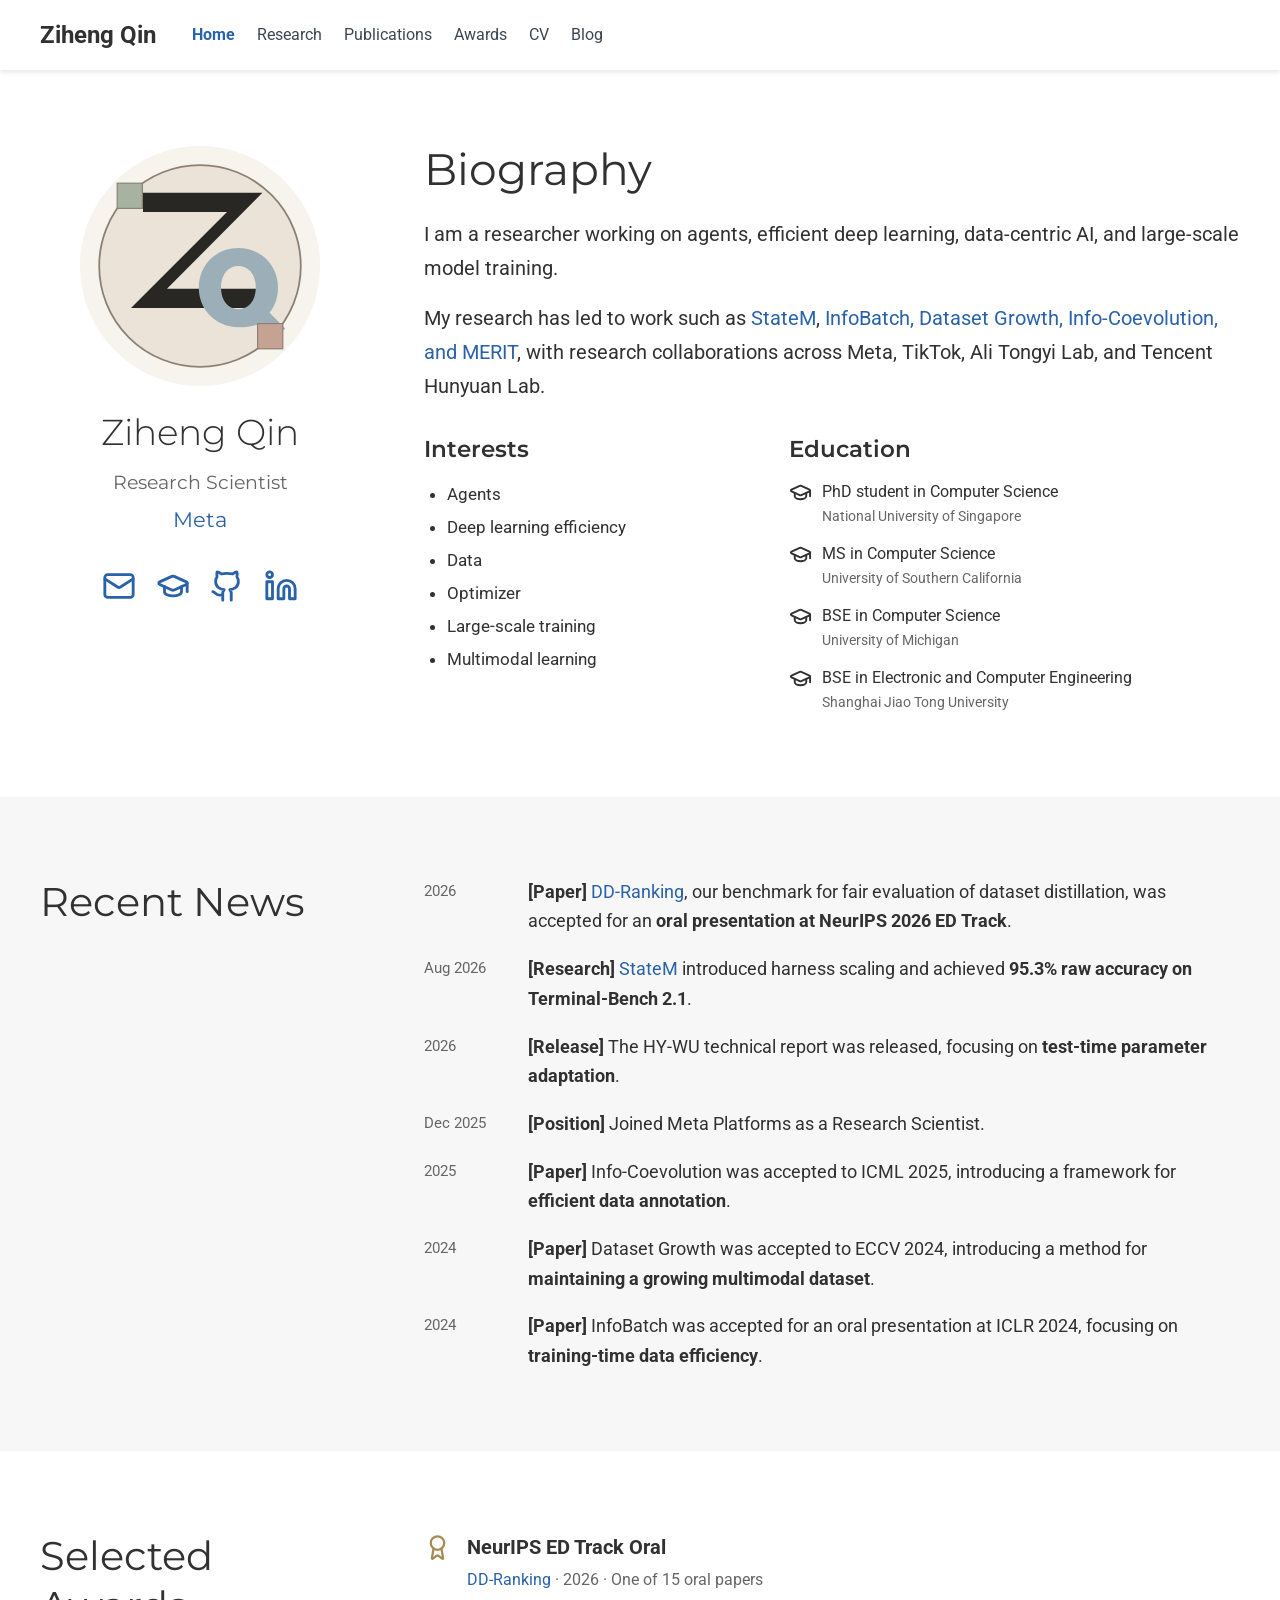
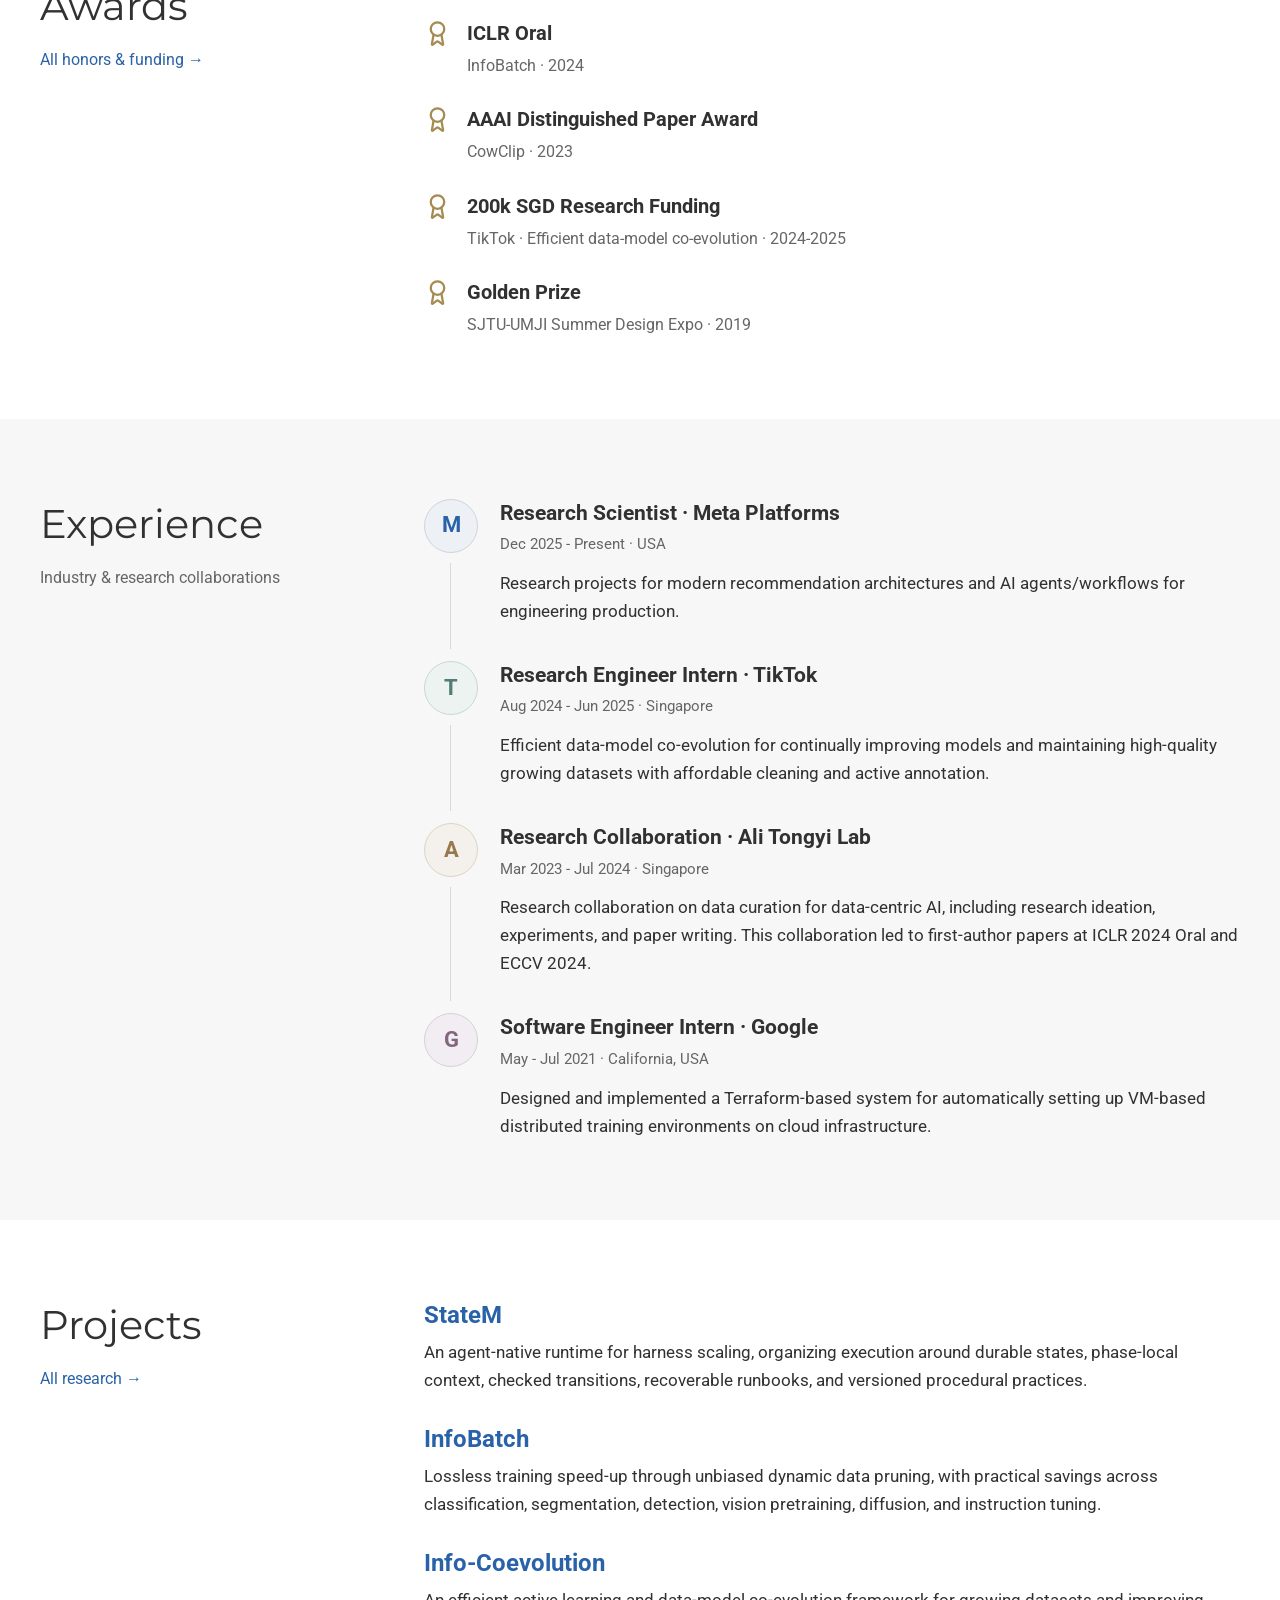
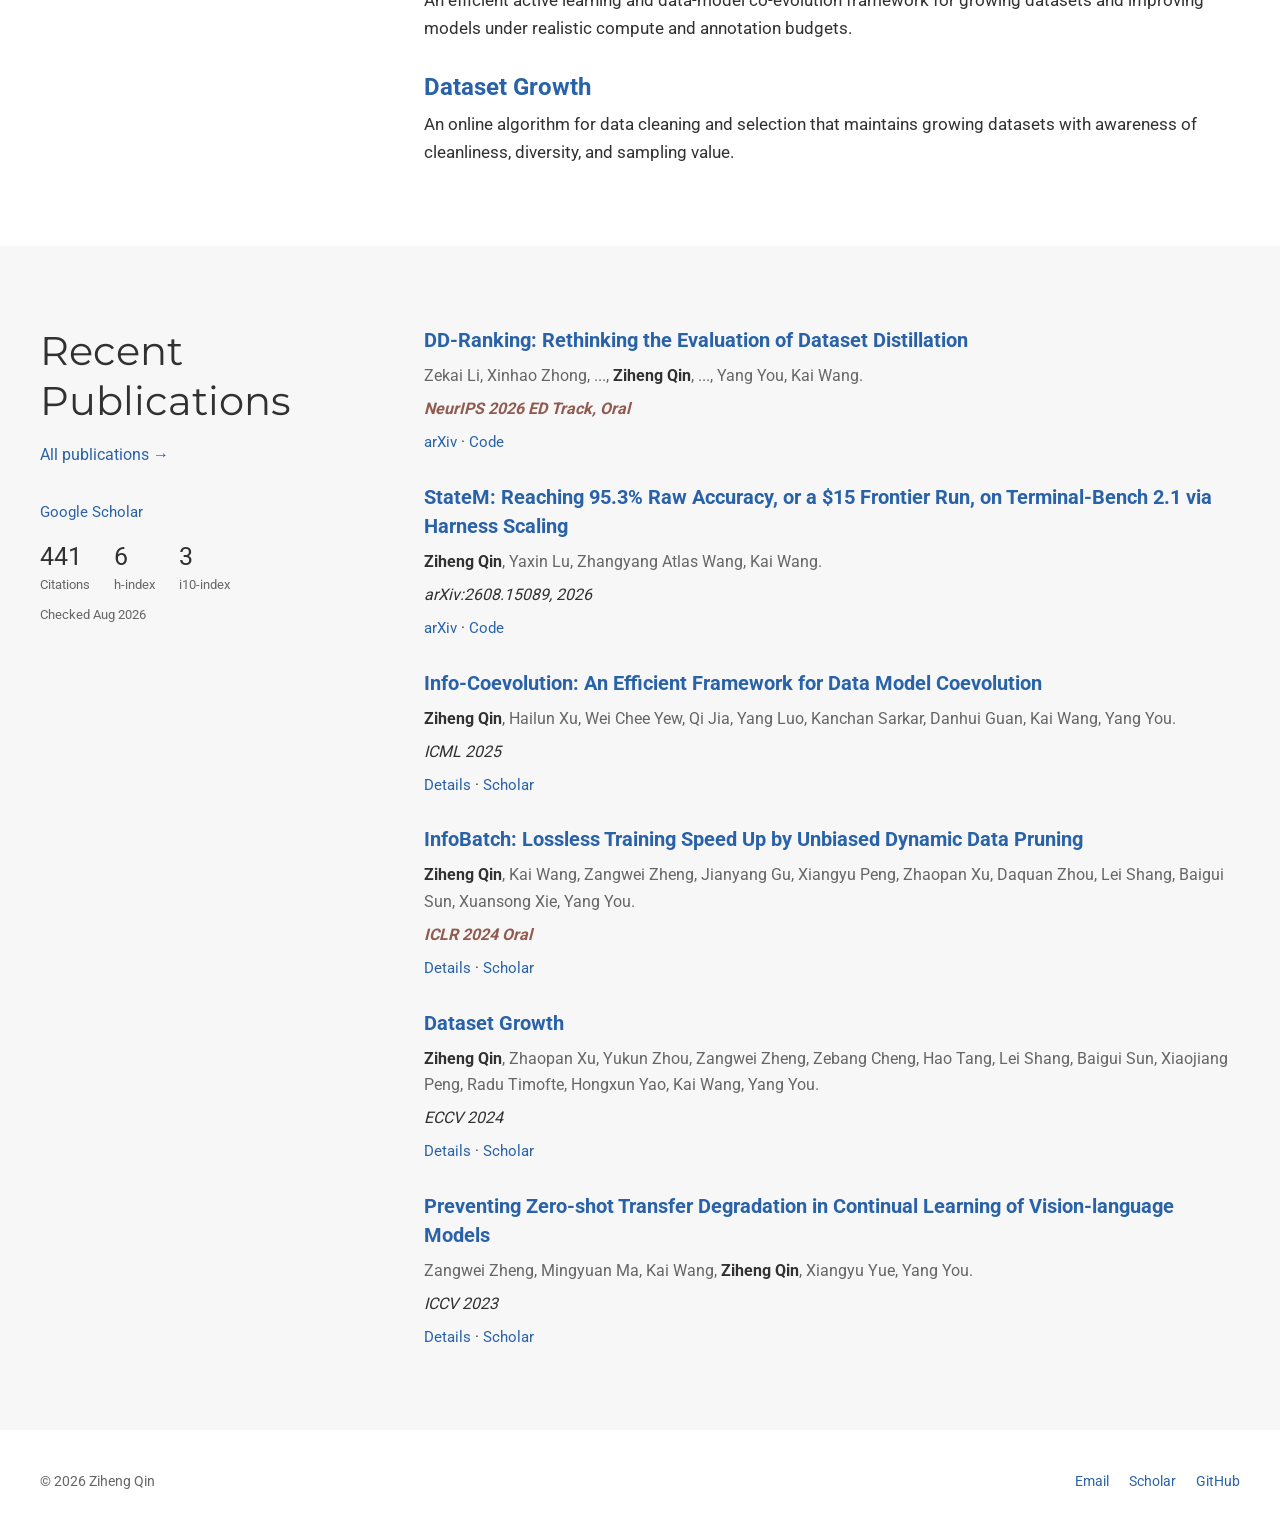
<file: ziheng_qin/index.html>
<!doctype html>
<html lang="en">
  <head>
    <meta charset="utf-8">
    <meta name="viewport" content="width=device-width, initial-scale=1">
    <meta name="description" content="Ziheng Qin's academic homepage: agents, efficient deep learning, data-centric AI, large-scale training, and multimodal learning.">
    <title>Ziheng Qin | Academic Homepage</title>
    <link rel="stylesheet" href="styles/site.css">
  </head>
  <body>
    <!-- Lucide 0.468.0 icons, ISC license: assets/icons/LICENSE. -->
    <svg class="icon-definitions" xmlns="http://www.w3.org/2000/svg" aria-hidden="true" focusable="false">
      <defs>
        <symbol id="icon-mail" viewBox="0 0 24 24">
          <rect width="20" height="16" x="2" y="4" rx="2" />
          <path d="m22 7-8.97 5.7a1.94 1.94 0 0 1-2.06 0L2 7" />
        </symbol>
        <symbol id="icon-scholar" viewBox="0 0 24 24">
          <path d="M21.42 10.922a1 1 0 0 0-.019-1.838L12.83 5.18a2 2 0 0 0-1.66 0L2.6 9.08a1 1 0 0 0 0 1.832l8.57 3.908a2 2 0 0 0 1.66 0z" />
          <path d="M22 10v6" />
          <path d="M6 12.5V16a6 3 0 0 0 12 0v-3.5" />
        </symbol>
        <symbol id="icon-github" viewBox="0 0 24 24">
          <path d="M15 22v-4a4.8 4.8 0 0 0-1-3.5c3 0 6-2 6-5.5.08-1.25-.27-2.48-1-3.5.28-1.15.28-2.35 0-3.5 0 0-1 0-3 1.5-2.64-.5-5.36-.5-8 0C6 2 5 2 5 2c-.3 1.15-.3 2.35 0 3.5A5.403 5.403 0 0 0 4 9c0 3.5 3 5.5 6 5.5-.39.49-.68 1.05-.85 1.65-.17.6-.22 1.23-.15 1.85v4" />
          <path d="M9 18c-4.51 2-5-2-7-2" />
        </symbol>
        <symbol id="icon-linkedin" viewBox="0 0 24 24">
          <path d="M16 8a6 6 0 0 1 6 6v7h-4v-7a2 2 0 0 0-2-2 2 2 0 0 0-2 2v7h-4v-7a6 6 0 0 1 6-6z" />
          <rect width="4" height="12" x="2" y="9" />
          <circle cx="4" cy="4" r="2" />
        </symbol>
        <symbol id="icon-award" viewBox="0 0 24 24">
          <path d="m15.477 12.89 1.515 8.526a.5.5 0 0 1-.81.47l-3.58-2.687a1 1 0 0 0-1.197 0l-3.586 2.686a.5.5 0 0 1-.81-.469l1.514-8.526" />
          <circle cx="12" cy="8" r="6" />
        </symbol>
      </defs>
    </svg>
    <a class="skip-link" href="#main">Skip to content</a>
    <header class="site-header">
      <div class="site-shell header-inner">
        <a class="brand" href="index.html" aria-label="Home">
          <span class="brand-text">
            <span class="brand-name">Ziheng Qin</span>
          </span>
        </a>
        <nav class="site-nav" aria-label="Main navigation">
          <a aria-current="page" href="index.html">Home</a>
          <a href="research.html">Research</a>
          <a href="#publications">Publications</a>
          <a href="#awards">Awards</a>
          <a href="resume.html">CV</a>
          <a href="blog/index.html">Blog</a>
        </nav>
      </div>
    </header>

    <main id="main" class="academic-home">
      <section id="about" class="site-shell about-grid" aria-labelledby="bio-title">
      <aside class="profile-card" aria-label="Profile">
        <figure class="profile-photo">
          <img src="assets/profile-placeholder.svg" alt="Ziheng Qin initials" width="240" height="240">
        </figure>
        <h1>Ziheng Qin</h1>
        <p class="profile-role">Research Scientist</p>
        <p class="profile-affiliation">Meta</p>
        <ul class="social-links" aria-label="Profile links">
          <li><a href="mailto:henryqin1997@gmail.com" aria-label="Email"><svg class="icon" aria-hidden="true" focusable="false"><use href="#icon-mail"></use></svg><span class="link-tooltip">Email</span></a></li>
          <li><a href="https://scholar.google.com/citations?user=I04VhPMAAAAJ&hl=en" aria-label="Google Scholar"><svg class="icon" aria-hidden="true" focusable="false"><use href="#icon-scholar"></use></svg><span class="link-tooltip">Google Scholar</span></a></li>
          <li><a href="https://github.com/henryqin1997" aria-label="GitHub"><svg class="icon" aria-hidden="true" focusable="false"><use href="#icon-github"></use></svg><span class="link-tooltip">GitHub</span></a></li>
          <li><a href="https://www.linkedin.com/in/ziheng-qin-635551184/" aria-label="LinkedIn"><svg class="icon" aria-hidden="true" focusable="false"><use href="#icon-linkedin"></use></svg><span class="link-tooltip">LinkedIn</span></a></li>
        </ul>
      </aside>
        <div class="biography">
          <h2 id="bio-title">Biography</h2>
          <!-- TODO: Ziheng will rewrite this biography in his own words. -->
          <p>I am a researcher working on agents, efficient deep learning, data-centric AI, and large-scale model training.</p>
          <p>My research has led to work such as <a href="https://arxiv.org/abs/2608.15089">StateM</a>, <a href="research.html#projects">InfoBatch, Dataset Growth, Info-Coevolution, and MERIT</a>, with research collaborations across Meta, TikTok, Ali Tongyi Lab, and Tencent Hunyuan Lab.</p>
          <div class="bio-details">
            <section aria-labelledby="interests-title">
              <h3 id="interests-title">Interests</h3>
              <ul class="interest-list">
                <li>Agents</li>
                <li>Deep learning efficiency</li>
                <li>Data</li>
                <li>Optimizer</li>
                <li>Large-scale training</li>
                <li>Multimodal learning</li>
              </ul>
            </section>
            <section aria-labelledby="education-title">
              <h3 id="education-title">Education</h3>
              <ul class="education-list">
                <li><svg class="icon" aria-hidden="true" focusable="false"><use href="#icon-scholar"></use></svg><div>PhD student in Computer Science<span>National University of Singapore</span></div></li>
                <li><svg class="icon" aria-hidden="true" focusable="false"><use href="#icon-scholar"></use></svg><div>MS in Computer Science<span>University of Southern California</span></div></li>
                <li><svg class="icon" aria-hidden="true" focusable="false"><use href="#icon-scholar"></use></svg><div>BSE in Computer Science<span>University of Michigan</span></div></li>
                <li><svg class="icon" aria-hidden="true" focusable="false"><use href="#icon-scholar"></use></svg><div>BSE in Electronic and Computer Engineering<span>Shanghai Jiao Tong University</span></div></li>
              </ul>
            </section>
          </div>
        </div>
      </section>

      <section id="news" class="home-section" aria-labelledby="news-title">
        <div class="site-shell section-grid">
          <div class="section-heading"><h2 id="news-title">Recent News</h2></div>
          <ul class="news-list">
            <li>
              <span class="list-date">2026</span>
              <span><strong>[Paper]</strong> <a href="https://arxiv.org/abs/2505.13300">DD-Ranking</a>, our benchmark for fair evaluation of dataset distillation, was accepted for an <strong>oral presentation at NeurIPS 2026 ED Track</strong>.</span>
            </li>
            <li>
              <span class="list-date">Aug 2026</span>
              <span><strong>[Research]</strong> <a href="https://arxiv.org/abs/2608.15089">StateM</a> introduced harness scaling and achieved <strong>95.3% raw accuracy on Terminal-Bench 2.1</strong>.</span>
            </li>
            <li>
              <span class="list-date">2026</span>
              <span><strong>[Release]</strong> The HY-WU technical report was released, focusing on <strong>test-time parameter adaptation</strong>.</span>
            </li>
            <li>
              <span class="list-date">Dec 2025</span>
              <span><strong>[Position]</strong> Joined Meta Platforms as a Research Scientist.</span>
            </li>
            <li>
              <span class="list-date">2025</span>
              <span><strong>[Paper]</strong> Info-Coevolution was accepted to ICML 2025, introducing a framework for <strong>efficient data annotation</strong>.</span>
            </li>
            <li>
              <span class="list-date">2024</span>
              <span><strong>[Paper]</strong> Dataset Growth was accepted to ECCV 2024, introducing a method for <strong>maintaining a growing multimodal dataset</strong>.</span>
            </li>
            <li>
              <span class="list-date">2024</span>
              <span><strong>[Paper]</strong> InfoBatch was accepted for an oral presentation at ICLR 2024, focusing on <strong>training-time data efficiency</strong>.</span>
            </li>
          </ul>
        </div>
      </section>

      <section id="awards" class="home-section" aria-labelledby="awards-title">
        <div class="site-shell section-grid">
          <div class="section-heading">
            <h2 id="awards-title">Selected Awards</h2>
            <p><a href="resume.html#awards">All honors &amp; funding &rarr;</a></p>
          </div>
          <ul class="academic-awards">
            <li><svg class="icon" aria-hidden="true" focusable="false"><use href="#icon-award"></use></svg><div><strong>NeurIPS ED Track Oral</strong><p><a href="https://arxiv.org/abs/2505.13300">DD-Ranking</a> · 2026 · One of 15 oral papers</p></div></li>
            <li><svg class="icon" aria-hidden="true" focusable="false"><use href="#icon-award"></use></svg><div><strong>ICLR Oral</strong><p>InfoBatch · 2024</p></div></li>
            <li><svg class="icon" aria-hidden="true" focusable="false"><use href="#icon-award"></use></svg><div><strong>AAAI Distinguished Paper Award</strong><p>CowClip · 2023</p></div></li>
            <li><svg class="icon" aria-hidden="true" focusable="false"><use href="#icon-award"></use></svg><div><strong>200k SGD Research Funding</strong><p>TikTok · Efficient data-model co-evolution · 2024-2025</p></div></li>
            <li><svg class="icon" aria-hidden="true" focusable="false"><use href="#icon-award"></use></svg><div><strong>Golden Prize</strong><p>SJTU-UMJI Summer Design Expo · 2019</p></div></li>
          </ul>
        </div>
      </section>

      <section id="experience" class="home-section" aria-labelledby="experience-title">
        <div class="site-shell section-grid">
          <div class="section-heading">
            <h2 id="experience-title">Experience</h2>
            <p>Industry &amp; research collaborations</p>
          </div>
          <div class="experience-list">
          <div class="experience-row">
            <div class="org-mark" aria-hidden="true">M</div>
            <div>
              <h3>Research Scientist · Meta Platforms</h3>
              <p class="experience-meta">Dec 2025 - Present · USA</p>
              <p>Research projects for modern recommendation architectures and AI agents/workflows for engineering production.</p>
            </div>
          </div>
          <div class="experience-row">
            <div class="org-mark" aria-hidden="true">T</div>
            <div>
              <h3>Research Engineer Intern · TikTok</h3>
              <p class="experience-meta">Aug 2024 - Jun 2025 · Singapore</p>
              <p>Efficient data-model co-evolution for continually improving models and maintaining high-quality growing datasets with affordable cleaning and active annotation.</p>
            </div>
          </div>
          <div class="experience-row">
            <div class="org-mark" aria-hidden="true">A</div>
            <div>
              <h3>Research Collaboration · Ali Tongyi Lab</h3>
              <p class="experience-meta">Mar 2023 - Jul 2024 · Singapore</p>
              <p>Research collaboration on data curation for data-centric AI, including research ideation, experiments, and paper writing. This collaboration led to first-author papers at ICLR 2024 Oral and ECCV 2024.</p>
            </div>
          </div>
          <div class="experience-row">
            <div class="org-mark" aria-hidden="true">G</div>
            <div>
              <h3>Software Engineer Intern · Google</h3>
              <p class="experience-meta">May - Jul 2021 · California, USA</p>
              <p>Designed and implemented a Terraform-based system for automatically setting up VM-based distributed training environments on cloud infrastructure.</p>
            </div>
          </div>
          </div>
        </div>
      </section>

      <section id="projects" class="home-section" aria-labelledby="projects-title">
        <div class="site-shell section-grid">
          <div class="section-heading">
            <h2 id="projects-title">Projects</h2>
            <p><a href="research.html#projects">All research &rarr;</a></p>
          </div>
          <div class="project-grid">
            <article class="project-row">
              <h3><a href="https://arxiv.org/abs/2608.15089">StateM</a></h3>
              <p>An agent-native runtime for harness scaling, organizing execution around durable states, phase-local context, checked transitions, recoverable runbooks, and versioned procedural practices.</p>
            </article>
            <article class="project-row">
              <h3><a href="research.html#projects">InfoBatch</a></h3>
              <p>Lossless training speed-up through unbiased dynamic data pruning, with practical savings across classification, segmentation, detection, vision pretraining, diffusion, and instruction tuning.</p>
            </article>
            <article class="project-row">
              <h3><a href="research.html#projects">Info-Coevolution</a></h3>
              <p>An efficient active learning and data-model co-evolution framework for growing datasets and improving models under realistic compute and annotation budgets.</p>
            </article>
            <article class="project-row">
              <h3><a href="research.html#projects">Dataset Growth</a></h3>
              <p>An online algorithm for data cleaning and selection that maintains growing datasets with awareness of cleanliness, diversity, and sampling value.</p>
            </article>
          </div>
        </div>
      </section>

      <section id="publications" class="home-section" aria-labelledby="publications-title">
        <div class="site-shell section-grid">
          <div class="section-heading">
            <h2 id="publications-title">Recent Publications</h2>
            <p><a href="research.html#publications">All publications &rarr;</a></p>
            <div class="scholar-summary" aria-label="Google Scholar metrics checked August 2026">
              <a href="https://scholar.google.com/citations?user=I04VhPMAAAAJ&hl=en">Google Scholar</a>
              <dl><div><dt>Citations</dt><dd>441</dd></div><div><dt>h-index</dt><dd>6</dd></div><div><dt>i10-index</dt><dd>3</dd></div></dl>
              <small>Checked Aug 2026</small>
            </div>
          </div>
          <div class="publication-list">
          <article class="academic-publication">
            <h3><a href="https://arxiv.org/abs/2505.13300">DD-Ranking: Rethinking the Evaluation of Dataset Distillation</a></h3>
            <p>Zekai Li, Xinhao Zhong, ..., <strong>Ziheng Qin</strong>, ..., Yang You, Kai Wang.</p>
            <span class="publication-venue venue-highlight">NeurIPS 2026 ED Track, Oral</span>
            <p class="publication-links"><a href="https://arxiv.org/abs/2505.13300">arXiv</a> · <a href="https://github.com/NUS-HPC-AI-Lab/DD-Ranking">Code</a></p>
          </article>
          <article class="academic-publication">
            <h3><a href="https://arxiv.org/abs/2608.15089">StateM: Reaching 95.3% Raw Accuracy, or a $15 Frontier Run, on Terminal-Bench 2.1 via Harness Scaling</a></h3>
            <p><strong>Ziheng Qin</strong>, Yaxin Lu, Zhangyang Atlas Wang, Kai Wang.</p>
            <span class="publication-venue">arXiv:2608.15089, 2026</span>
            <p class="publication-links"><a href="https://arxiv.org/abs/2608.15089">arXiv</a> · <a href="https://github.com/henryqin1997/statem">Code</a></p>
          </article>
          <article class="academic-publication">
            <h3><a href="research.html#publications">Info-Coevolution: An Efficient Framework for Data Model Coevolution</a></h3>
            <p><strong>Ziheng Qin</strong>, Hailun Xu, Wei Chee Yew, Qi Jia, Yang Luo, Kanchan Sarkar, Danhui Guan, Kai Wang, Yang You.</p>
            <span class="publication-venue">ICML 2025</span>
            <p class="publication-links"><a href="research.html#publications">Details</a> · <a href="https://scholar.google.com/citations?view_op=view_citation&hl=en&user=I04VhPMAAAAJ&citation_for_view=I04VhPMAAAAJ:L8Ckcad2t8MC">Scholar</a></p>
          </article>
          <article class="academic-publication">
            <h3><a href="research.html#publications">InfoBatch: Lossless Training Speed Up by Unbiased Dynamic Data Pruning</a></h3>
            <p><strong>Ziheng Qin</strong>, Kai Wang, Zangwei Zheng, Jianyang Gu, Xiangyu Peng, Zhaopan Xu, Daquan Zhou, Lei Shang, Baigui Sun, Xuansong Xie, Yang You.</p>
            <span class="publication-venue venue-highlight">ICLR 2024 Oral</span>
            <p class="publication-links"><a href="research.html#publications">Details</a> · <a href="https://scholar.google.com/citations?view_op=view_citation&hl=en&user=I04VhPMAAAAJ&citation_for_view=I04VhPMAAAAJ:d1gkVwhDpl0C">Scholar</a></p>
          </article>
          <article class="academic-publication">
            <h3><a href="research.html#publications">Dataset Growth</a></h3>
            <p><strong>Ziheng Qin</strong>, Zhaopan Xu, Yukun Zhou, Zangwei Zheng, Zebang Cheng, Hao Tang, Lei Shang, Baigui Sun, Xiaojiang Peng, Radu Timofte, Hongxun Yao, Kai Wang, Yang You.</p>
            <span class="publication-venue">ECCV 2024</span>
            <p class="publication-links"><a href="research.html#publications">Details</a> · <a href="https://scholar.google.com/citations?view_op=view_citation&hl=en&user=I04VhPMAAAAJ&citation_for_view=I04VhPMAAAAJ:ULOm3_A8WrAC">Scholar</a></p>
          </article>
          <article class="academic-publication">
            <h3><a href="research.html#publications">Preventing Zero-shot Transfer Degradation in Continual Learning of Vision-language Models</a></h3>
            <p>Zangwei Zheng, Mingyuan Ma, Kai Wang, <strong>Ziheng Qin</strong>, Xiangyu Yue, Yang You.</p>
            <span class="publication-venue">ICCV 2023</span>
            <p class="publication-links"><a href="research.html#publications">Details</a> · <a href="https://scholar.google.com/citations?view_op=view_citation&hl=en&user=I04VhPMAAAAJ&citation_for_view=I04VhPMAAAAJ:u-x6o8ySG0sC">Scholar</a></p>
          </article>
          </div>
        </div>
      </section>

    </main>

    <footer class="site-footer">
      <div class="site-shell footer-inner">
        <span>© 2026 Ziheng Qin</span>
        <span class="footer-links">
          <a href="mailto:henryqin1997@gmail.com">Email</a>
          <a href="https://scholar.google.com/citations?user=I04VhPMAAAAJ&hl=en">Scholar</a>
          <a href="https://github.com/henryqin1997">GitHub</a>
        </span>
      </div>
    </footer>
  </body>
</html>
</file>
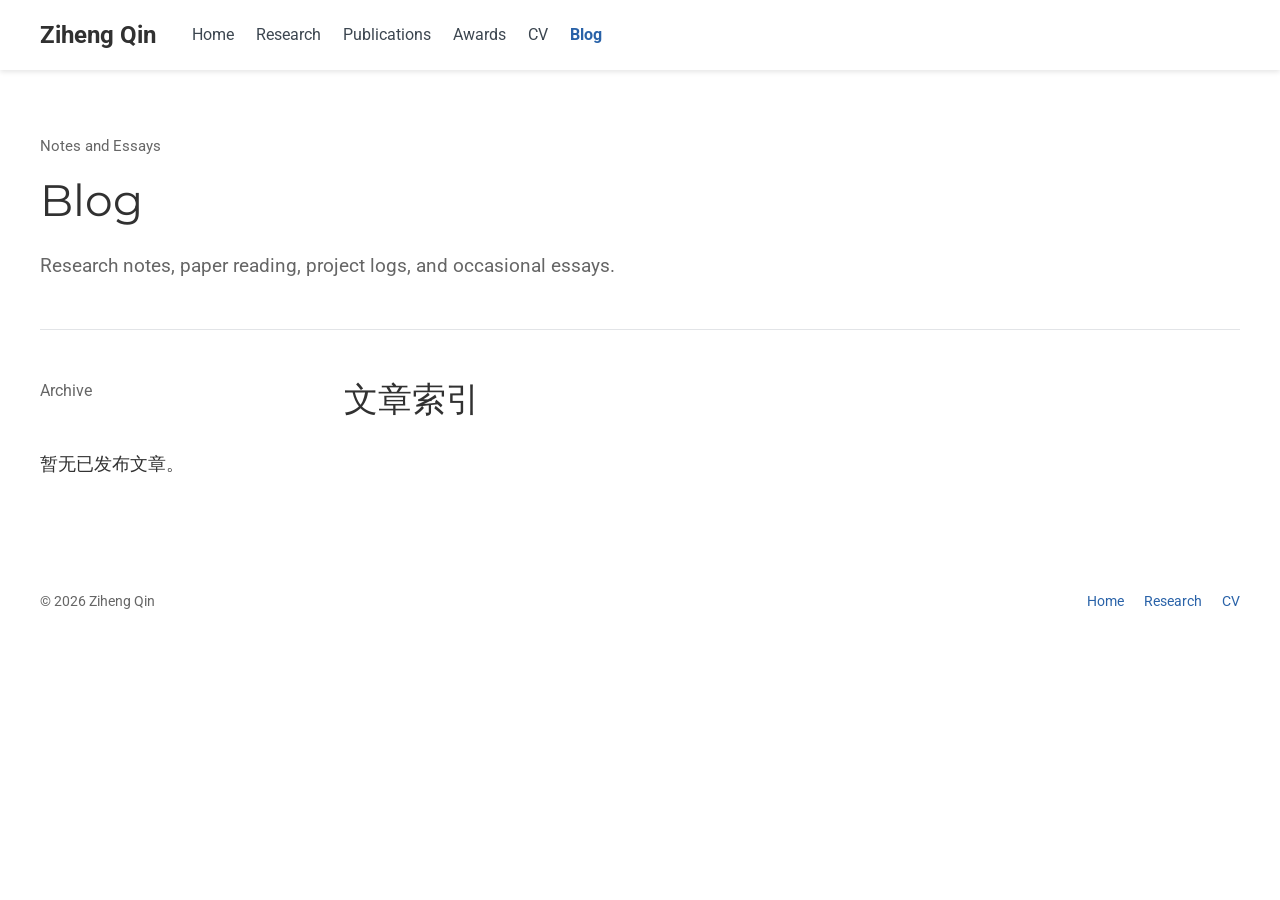
<file: ziheng_qin/blog/index.html>
<!doctype html>
<html lang="zh-CN">
  <head>
    <meta charset="utf-8">
    <meta name="viewport" content="width=device-width, initial-scale=1">
    <meta name="description" content="Research notes, essays, and blog posts by Ziheng Qin.">
    <title>Blog | Ziheng Qin</title>
    <link rel="stylesheet" href="../styles/site.css">
  </head>
  <body>
    <a class="skip-link" href="#main">跳到正文</a>
    <header class="site-header">
      <div class="site-shell header-inner">
        <a class="brand" href="../index.html" aria-label="首页">
          <span class="brand-text">
            <span class="brand-name">Ziheng Qin</span>
          </span>
        </a>
        <nav class="site-nav" aria-label="主导航">
          <a href="../index.html">Home</a>
          <a href="../research.html">Research</a>
          <a href="../index.html#publications">Publications</a>
          <a href="../index.html#awards">Awards</a>
          <a href="../resume.html">CV</a>
          <a aria-current="page" href="index.html">Blog</a>
        </nav>
      </div>
    </header>

    <main id="main" class="site-shell">
      <section class="page-head">
        <p class="eyebrow">Notes and Essays</p>
        <h1>Blog</h1>
        <p class="lead">Research notes, paper reading, project logs, and occasional essays.</p>
      </section>

      <section class="band" aria-labelledby="posts-title">
        <div class="section-head">
          <span class="section-label">Archive</span>
          <div>
            <h2 id="posts-title">文章索引</h2>
          </div>
        </div>
        <p>暂无已发布文章。</p>
      </section>
    </main>

    <footer class="site-footer">
      <div class="site-shell footer-inner">
        <span>© 2026 Ziheng Qin</span>
        <span class="footer-links">
          <a href="../index.html">Home</a>
          <a href="../research.html">Research</a>
          <a href="../resume.html">CV</a>
        </span>
      </div>
    </footer>
  </body>
</html>
</file>
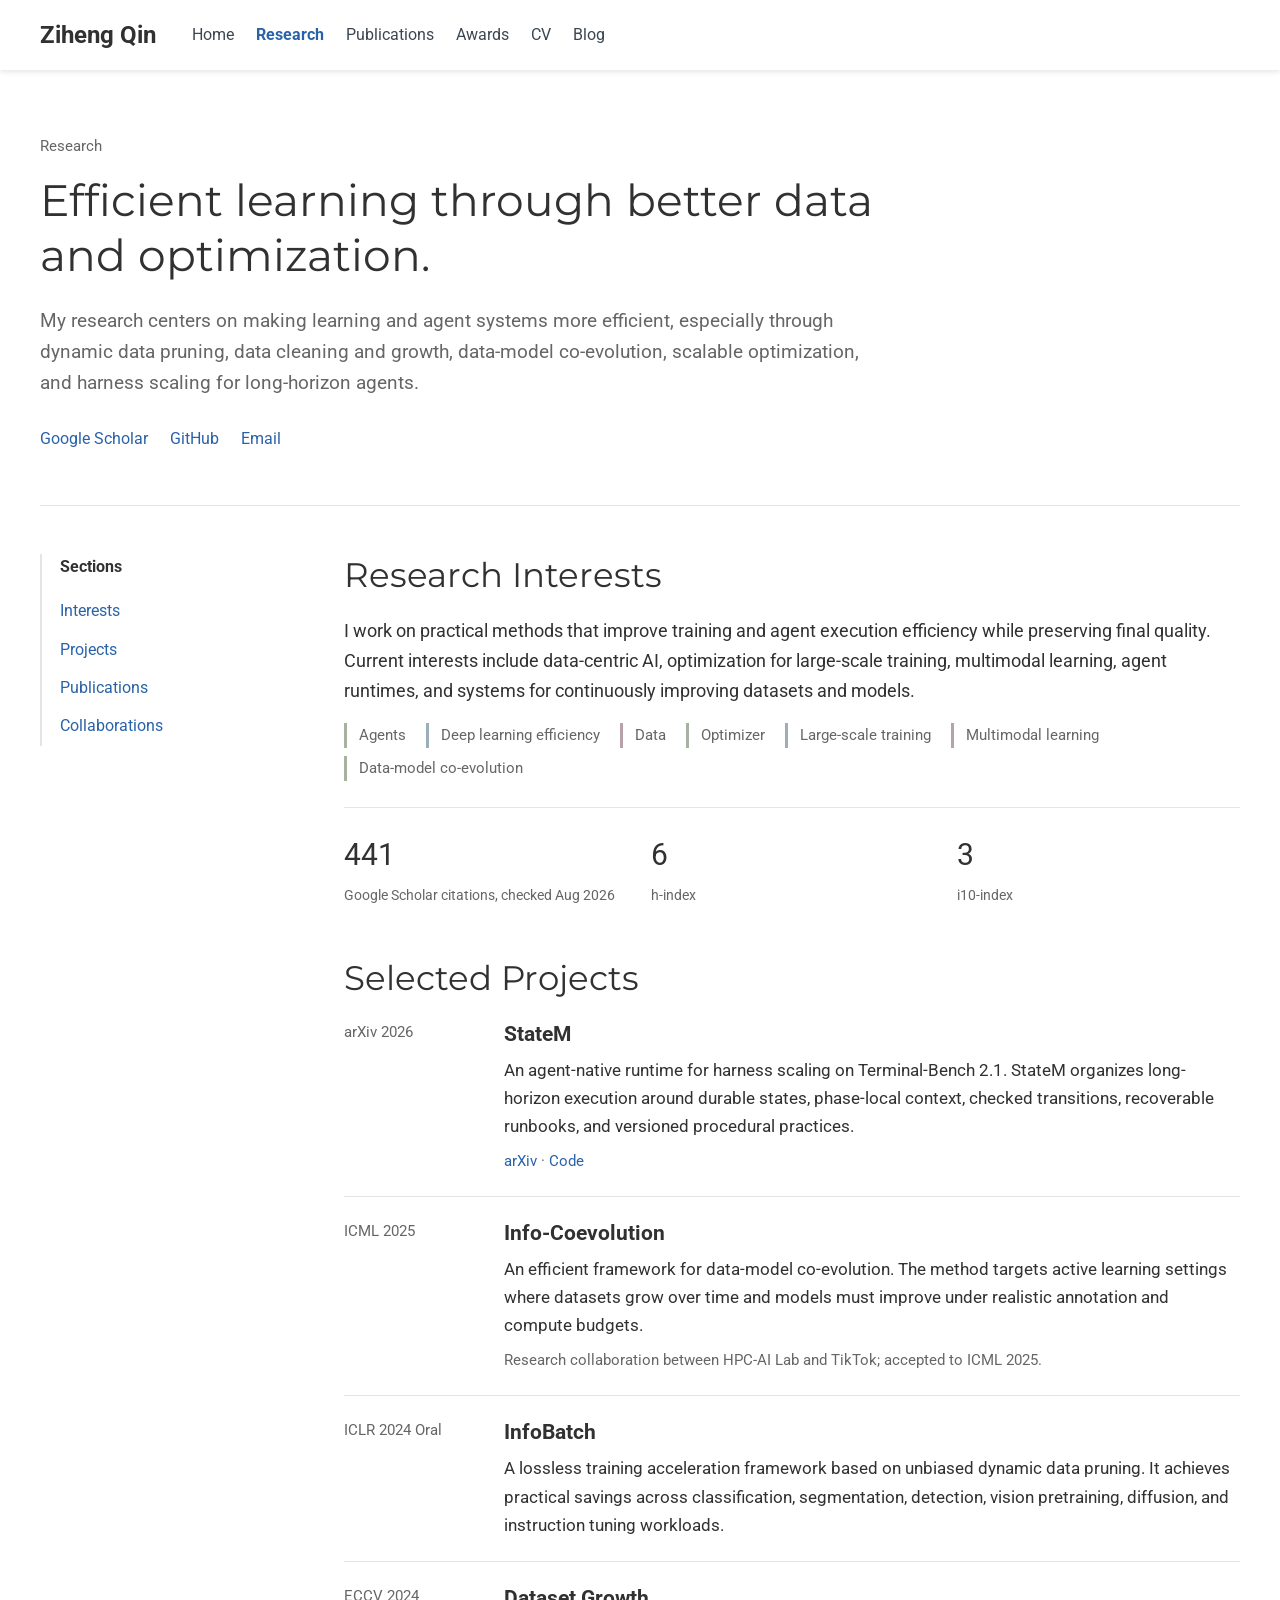
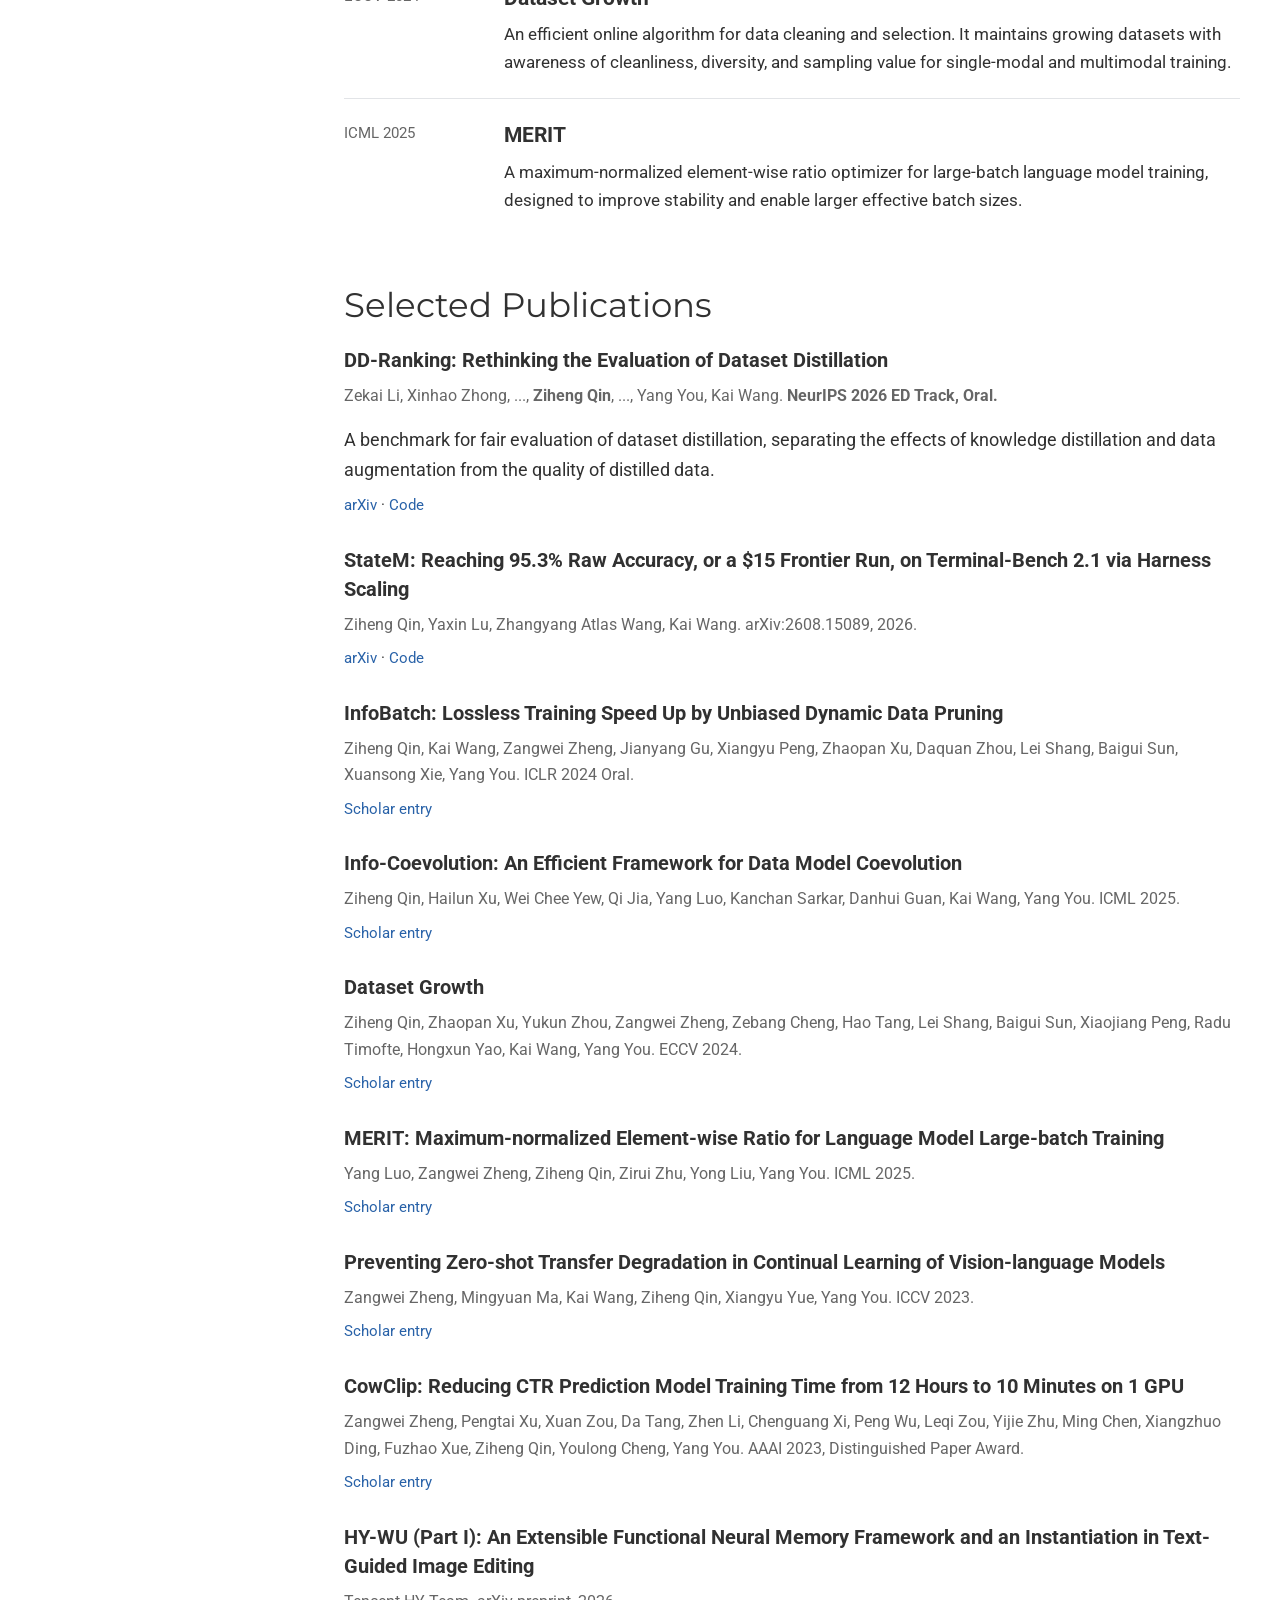
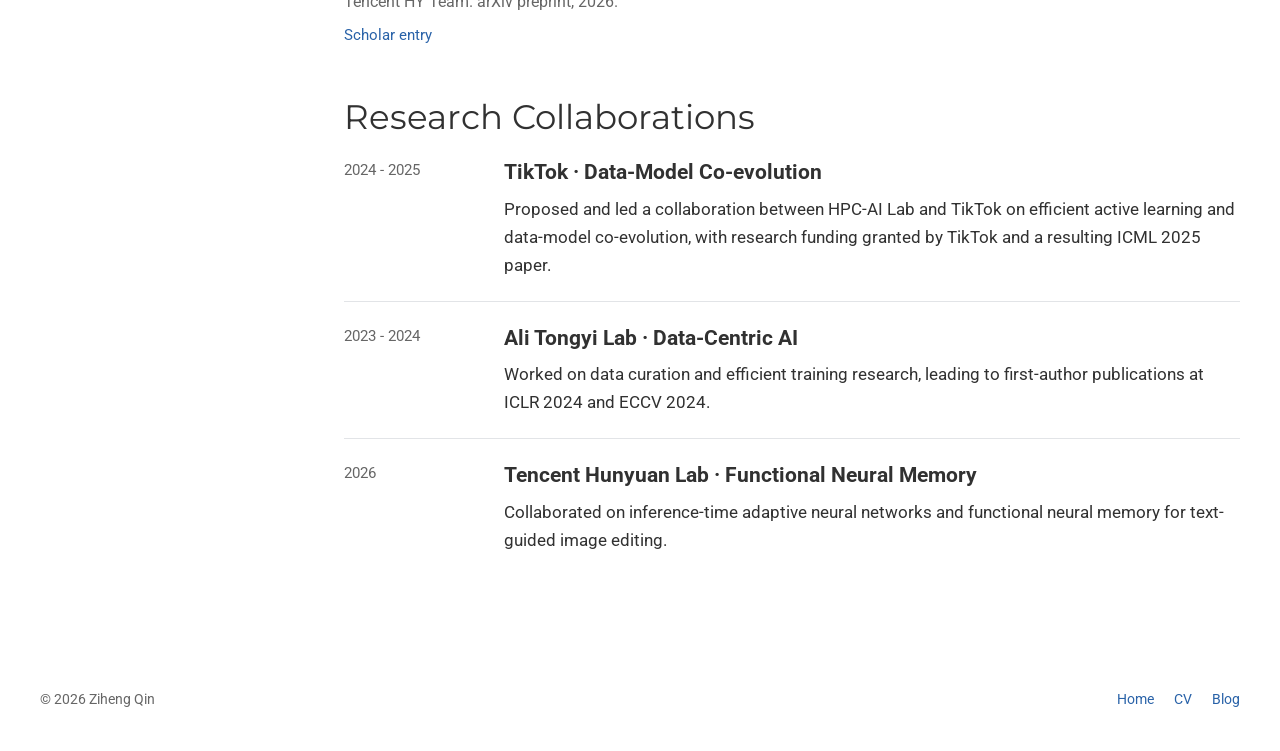
<file: ziheng_qin/research.html>
<!doctype html>
<html lang="en">
  <head>
    <meta charset="utf-8">
    <meta name="viewport" content="width=device-width, initial-scale=1">
    <meta name="description" content="Research by Ziheng Qin: agents, efficient deep learning, data-centric AI, data-model co-evolution, and multimodal learning.">
    <title>Research | Ziheng Qin</title>
    <link rel="stylesheet" href="styles/site.css">
  </head>
  <body>
    <a class="skip-link" href="#main">Skip to content</a>
    <header class="site-header">
      <div class="site-shell header-inner">
        <a class="brand" href="index.html" aria-label="Home">
          <span class="brand-text">
            <span class="brand-name">Ziheng Qin</span>
          </span>
        </a>
        <nav class="site-nav" aria-label="Main navigation">
          <a href="index.html">Home</a>
          <a aria-current="page" href="research.html">Research</a>
          <a href="index.html#publications">Publications</a>
          <a href="index.html#awards">Awards</a>
          <a href="resume.html">CV</a>
          <a href="blog/index.html">Blog</a>
        </nav>
      </div>
    </header>

    <main id="main" class="site-shell">
      <section class="page-head">
        <p class="eyebrow">Research</p>
        <h1>Efficient learning through better data and optimization.</h1>
        <p class="lead">My research centers on making learning and agent systems more efficient, especially through dynamic data pruning, data cleaning and growth, data-model co-evolution, scalable optimization, and harness scaling for long-horizon agents.</p>
        <ul class="profile-links" aria-label="Research links">
          <li><a href="https://scholar.google.com/citations?user=I04VhPMAAAAJ&hl=en">Google Scholar</a></li>
          <li><a href="https://github.com/henryqin1997">GitHub</a></li>
          <li><a href="mailto:henryqin1997@gmail.com">Email</a></li>
        </ul>
      </section>

      <section class="band two-column">
        <aside class="toc" aria-label="Page sections">
          <strong>Sections</strong>
          <a href="#interests">Interests</a>
          <a href="#projects">Projects</a>
          <a href="#publications">Publications</a>
          <a href="#collaborations">Collaborations</a>
        </aside>
        <div class="stack">
          <section id="interests" class="cv-block">
            <h2>Research Interests</h2>
            <p>I work on practical methods that improve training and agent execution efficiency while preserving final quality. Current interests include data-centric AI, optimization for large-scale training, multimodal learning, agent runtimes, and systems for continuously improving datasets and models.</p>
            <ul class="pill-list">
              <li>Agents</li>
              <li>Deep learning efficiency</li>
              <li>Data</li>
              <li>Optimizer</li>
              <li>Large-scale training</li>
              <li>Multimodal learning</li>
              <li>Data-model co-evolution</li>
            </ul>
            <div class="metric-grid">
              <div class="metric">
                <strong>441</strong>
                <span>Google Scholar citations, checked Aug 2026</span>
              </div>
              <div class="metric">
                <strong>6</strong>
                <span>h-index</span>
              </div>
              <div class="metric">
                <strong>3</strong>
                <span>i10-index</span>
              </div>
            </div>
          </section>

          <section id="projects" class="cv-block">
            <h2>Selected Projects</h2>
            <div class="cv-row">
              <span class="date">arXiv 2026</span>
              <div>
                <h3>StateM</h3>
                <p>An agent-native runtime for harness scaling on Terminal-Bench 2.1. StateM organizes long-horizon execution around durable states, phase-local context, checked transitions, recoverable runbooks, and versioned procedural practices.</p>
                <p class="role-note"><a href="https://arxiv.org/abs/2608.15089">arXiv</a> · <a href="https://github.com/henryqin1997/statem">Code</a></p>
              </div>
            </div>
            <div class="cv-row">
              <span class="date">ICML 2025</span>
              <div>
                <h3>Info-Coevolution</h3>
                <p>An efficient framework for data-model co-evolution. The method targets active learning settings where datasets grow over time and models must improve under realistic annotation and compute budgets.</p>
                <p class="role-note">Research collaboration between HPC-AI Lab and TikTok; accepted to ICML 2025.</p>
              </div>
            </div>
            <div class="cv-row">
              <span class="date">ICLR 2024 Oral</span>
              <div>
                <h3>InfoBatch</h3>
                <p>A lossless training acceleration framework based on unbiased dynamic data pruning. It achieves practical savings across classification, segmentation, detection, vision pretraining, diffusion, and instruction tuning workloads.</p>
              </div>
            </div>
            <div class="cv-row">
              <span class="date">ECCV 2024</span>
              <div>
                <h3>Dataset Growth</h3>
                <p>An efficient online algorithm for data cleaning and selection. It maintains growing datasets with awareness of cleanliness, diversity, and sampling value for single-modal and multimodal training.</p>
              </div>
            </div>
            <div class="cv-row">
              <span class="date">ICML 2025</span>
              <div>
                <h3>MERIT</h3>
                <p>A maximum-normalized element-wise ratio optimizer for large-batch language model training, designed to improve stability and enable larger effective batch sizes.</p>
              </div>
            </div>
          </section>

          <section id="publications" class="cv-block">
            <h2>Selected Publications</h2>
            <div class="publication-list">
              <article class="publication">
                <h3>DD-Ranking: Rethinking the Evaluation of Dataset Distillation</h3>
                <p class="publication-meta">Zekai Li, Xinhao Zhong, ..., <strong>Ziheng Qin</strong>, ..., Yang You, Kai Wang. <strong>NeurIPS 2026 ED Track, Oral.</strong></p>
                <p>A benchmark for fair evaluation of dataset distillation, separating the effects of knowledge distillation and data augmentation from the quality of distilled data.</p>
                <p class="publication-note"><a href="https://arxiv.org/abs/2505.13300">arXiv</a> · <a href="https://github.com/NUS-HPC-AI-Lab/DD-Ranking">Code</a></p>
              </article>
              <article class="publication">
                <h3>StateM: Reaching 95.3% Raw Accuracy, or a $15 Frontier Run, on Terminal-Bench 2.1 via Harness Scaling</h3>
                <p class="publication-meta">Ziheng Qin, Yaxin Lu, Zhangyang Atlas Wang, Kai Wang. arXiv:2608.15089, 2026.</p>
                <p class="publication-note"><a href="https://arxiv.org/abs/2608.15089">arXiv</a> · <a href="https://github.com/henryqin1997/statem">Code</a></p>
              </article>
              <article class="publication">
                <h3>InfoBatch: Lossless Training Speed Up by Unbiased Dynamic Data Pruning</h3>
                <p class="publication-meta">Ziheng Qin, Kai Wang, Zangwei Zheng, Jianyang Gu, Xiangyu Peng, Zhaopan Xu, Daquan Zhou, Lei Shang, Baigui Sun, Xuansong Xie, Yang You. ICLR 2024 Oral.</p>
                <p class="publication-note"><a href="https://scholar.google.com/citations?view_op=view_citation&hl=en&user=I04VhPMAAAAJ&citation_for_view=I04VhPMAAAAJ:d1gkVwhDpl0C">Scholar entry</a></p>
              </article>
              <article class="publication">
                <h3>Info-Coevolution: An Efficient Framework for Data Model Coevolution</h3>
                <p class="publication-meta">Ziheng Qin, Hailun Xu, Wei Chee Yew, Qi Jia, Yang Luo, Kanchan Sarkar, Danhui Guan, Kai Wang, Yang You. ICML 2025.</p>
                <p class="publication-note"><a href="https://scholar.google.com/citations?view_op=view_citation&hl=en&user=I04VhPMAAAAJ&citation_for_view=I04VhPMAAAAJ:L8Ckcad2t8MC">Scholar entry</a></p>
              </article>
              <article class="publication">
                <h3>Dataset Growth</h3>
                <p class="publication-meta">Ziheng Qin, Zhaopan Xu, Yukun Zhou, Zangwei Zheng, Zebang Cheng, Hao Tang, Lei Shang, Baigui Sun, Xiaojiang Peng, Radu Timofte, Hongxun Yao, Kai Wang, Yang You. ECCV 2024.</p>
                <p class="publication-note"><a href="https://scholar.google.com/citations?view_op=view_citation&hl=en&user=I04VhPMAAAAJ&citation_for_view=I04VhPMAAAAJ:ULOm3_A8WrAC">Scholar entry</a></p>
              </article>
              <article class="publication">
                <h3>MERIT: Maximum-normalized Element-wise Ratio for Language Model Large-batch Training</h3>
                <p class="publication-meta">Yang Luo, Zangwei Zheng, Ziheng Qin, Zirui Zhu, Yong Liu, Yang You. ICML 2025.</p>
                <p class="publication-note"><a href="https://scholar.google.com/citations?view_op=view_citation&hl=en&user=I04VhPMAAAAJ&citation_for_view=I04VhPMAAAAJ:QIV2ME_5wuYC">Scholar entry</a></p>
              </article>
              <article class="publication">
                <h3>Preventing Zero-shot Transfer Degradation in Continual Learning of Vision-language Models</h3>
                <p class="publication-meta">Zangwei Zheng, Mingyuan Ma, Kai Wang, Ziheng Qin, Xiangyu Yue, Yang You. ICCV 2023.</p>
                <p class="publication-note"><a href="https://scholar.google.com/citations?view_op=view_citation&hl=en&user=I04VhPMAAAAJ&citation_for_view=I04VhPMAAAAJ:u-x6o8ySG0sC">Scholar entry</a></p>
              </article>
              <article class="publication">
                <h3>CowClip: Reducing CTR Prediction Model Training Time from 12 Hours to 10 Minutes on 1 GPU</h3>
                <p class="publication-meta">Zangwei Zheng, Pengtai Xu, Xuan Zou, Da Tang, Zhen Li, Chenguang Xi, Peng Wu, Leqi Zou, Yijie Zhu, Ming Chen, Xiangzhuo Ding, Fuzhao Xue, Ziheng Qin, Youlong Cheng, Yang You. AAAI 2023, Distinguished Paper Award.</p>
                <p class="publication-note"><a href="https://scholar.google.com/citations?view_op=view_citation&hl=en&user=I04VhPMAAAAJ&citation_for_view=I04VhPMAAAAJ:u5HHmVD_uO8C">Scholar entry</a></p>
              </article>
              <article class="publication">
                <h3>HY-WU (Part I): An Extensible Functional Neural Memory Framework and an Instantiation in Text-Guided Image Editing</h3>
                <p class="publication-meta">Tencent HY Team. arXiv preprint, 2026.</p>
                <p class="publication-note"><a href="https://scholar.google.com/citations?view_op=view_citation&hl=en&user=I04VhPMAAAAJ&citation_for_view=I04VhPMAAAAJ:TQgYirikUcIC">Scholar entry</a></p>
              </article>
            </div>
          </section>

          <section id="collaborations" class="cv-block">
            <h2>Research Collaborations</h2>
            <div class="cv-row">
              <span class="date">2024 - 2025</span>
              <div>
                <h3>TikTok · Data-Model Co-evolution</h3>
                <p>Proposed and led a collaboration between HPC-AI Lab and TikTok on efficient active learning and data-model co-evolution, with research funding granted by TikTok and a resulting ICML 2025 paper.</p>
              </div>
            </div>
            <div class="cv-row">
              <span class="date">2023 - 2024</span>
              <div>
                <h3>Ali Tongyi Lab · Data-Centric AI</h3>
                <p>Worked on data curation and efficient training research, leading to first-author publications at ICLR 2024 and ECCV 2024.</p>
              </div>
            </div>
            <div class="cv-row">
              <span class="date">2026</span>
              <div>
                <h3>Tencent Hunyuan Lab · Functional Neural Memory</h3>
                <p>Collaborated on inference-time adaptive neural networks and functional neural memory for text-guided image editing.</p>
              </div>
            </div>
          </section>
        </div>
      </section>
    </main>

    <footer class="site-footer">
      <div class="site-shell footer-inner">
        <span>© 2026 Ziheng Qin</span>
        <span class="footer-links">
          <a href="index.html">Home</a>
          <a href="resume.html">CV</a>
          <a href="blog/index.html">Blog</a>
        </span>
      </div>
    </footer>
  </body>
</html>
</file>
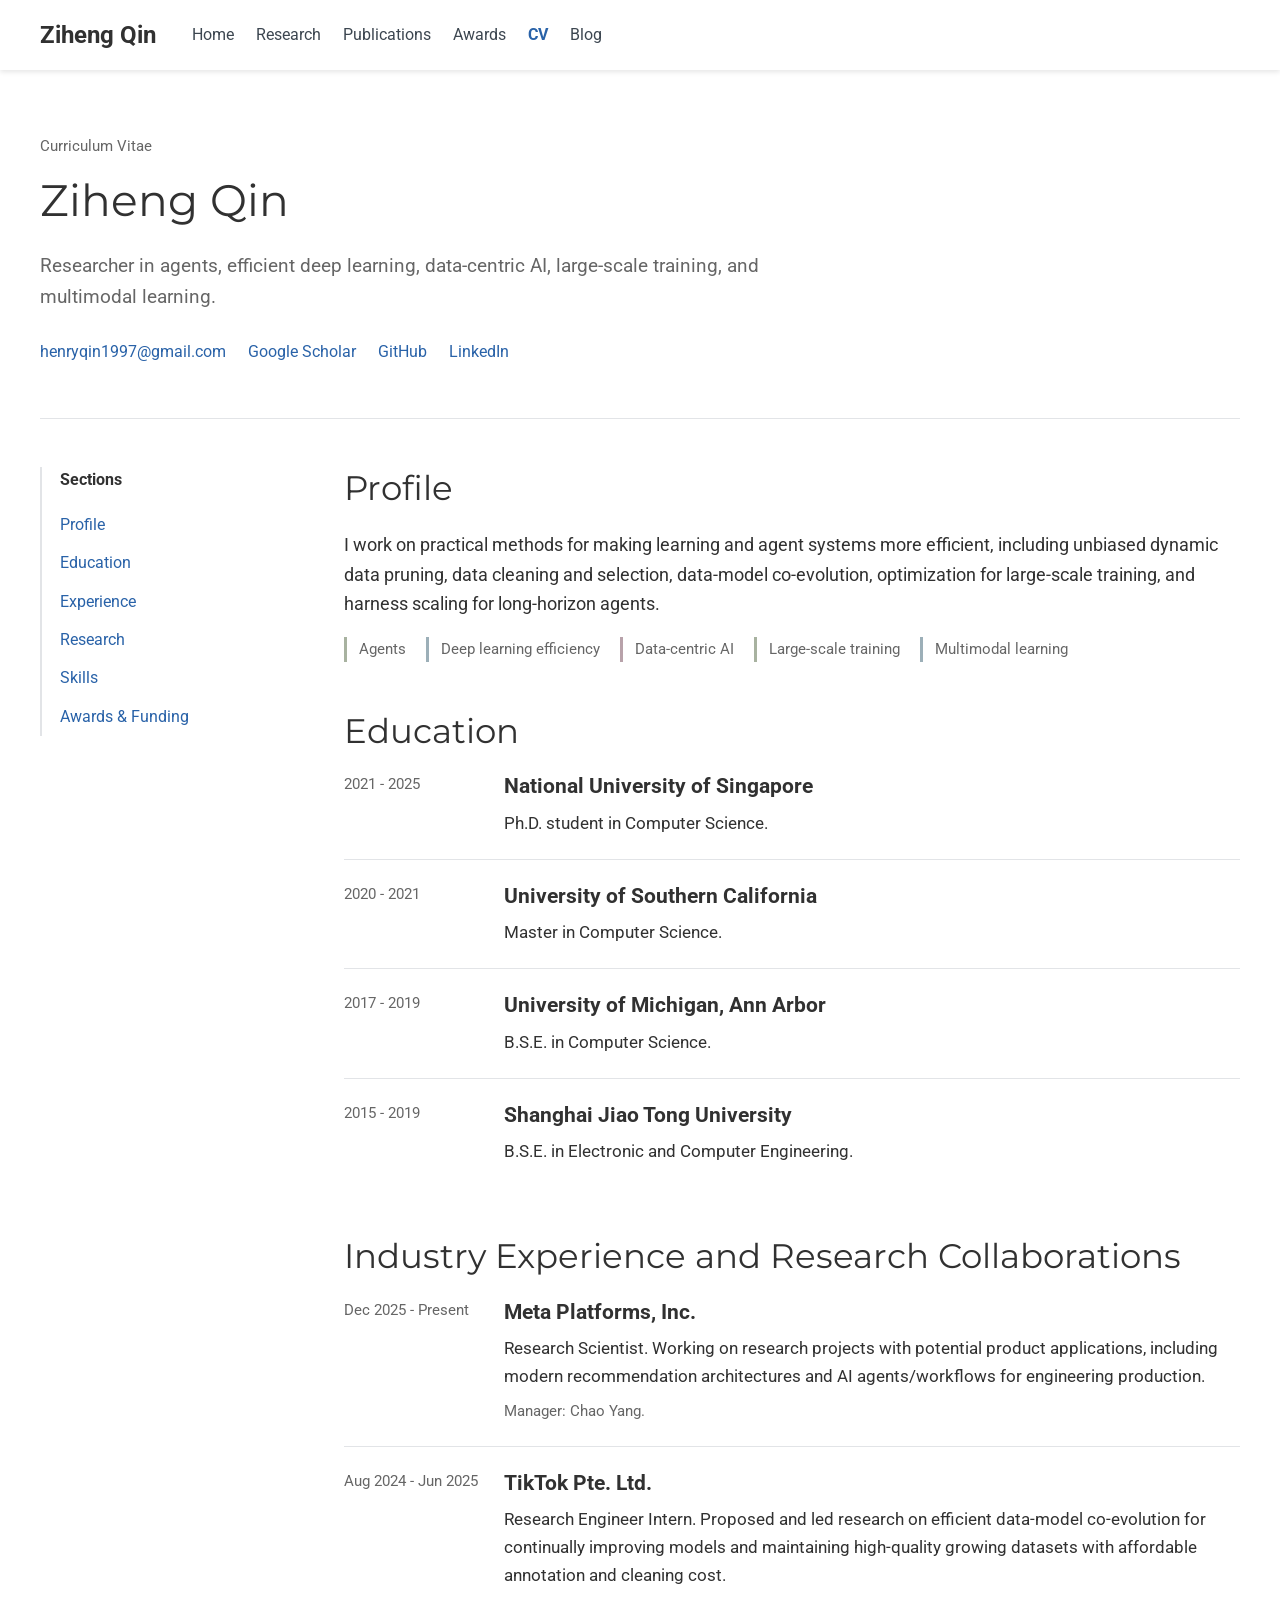
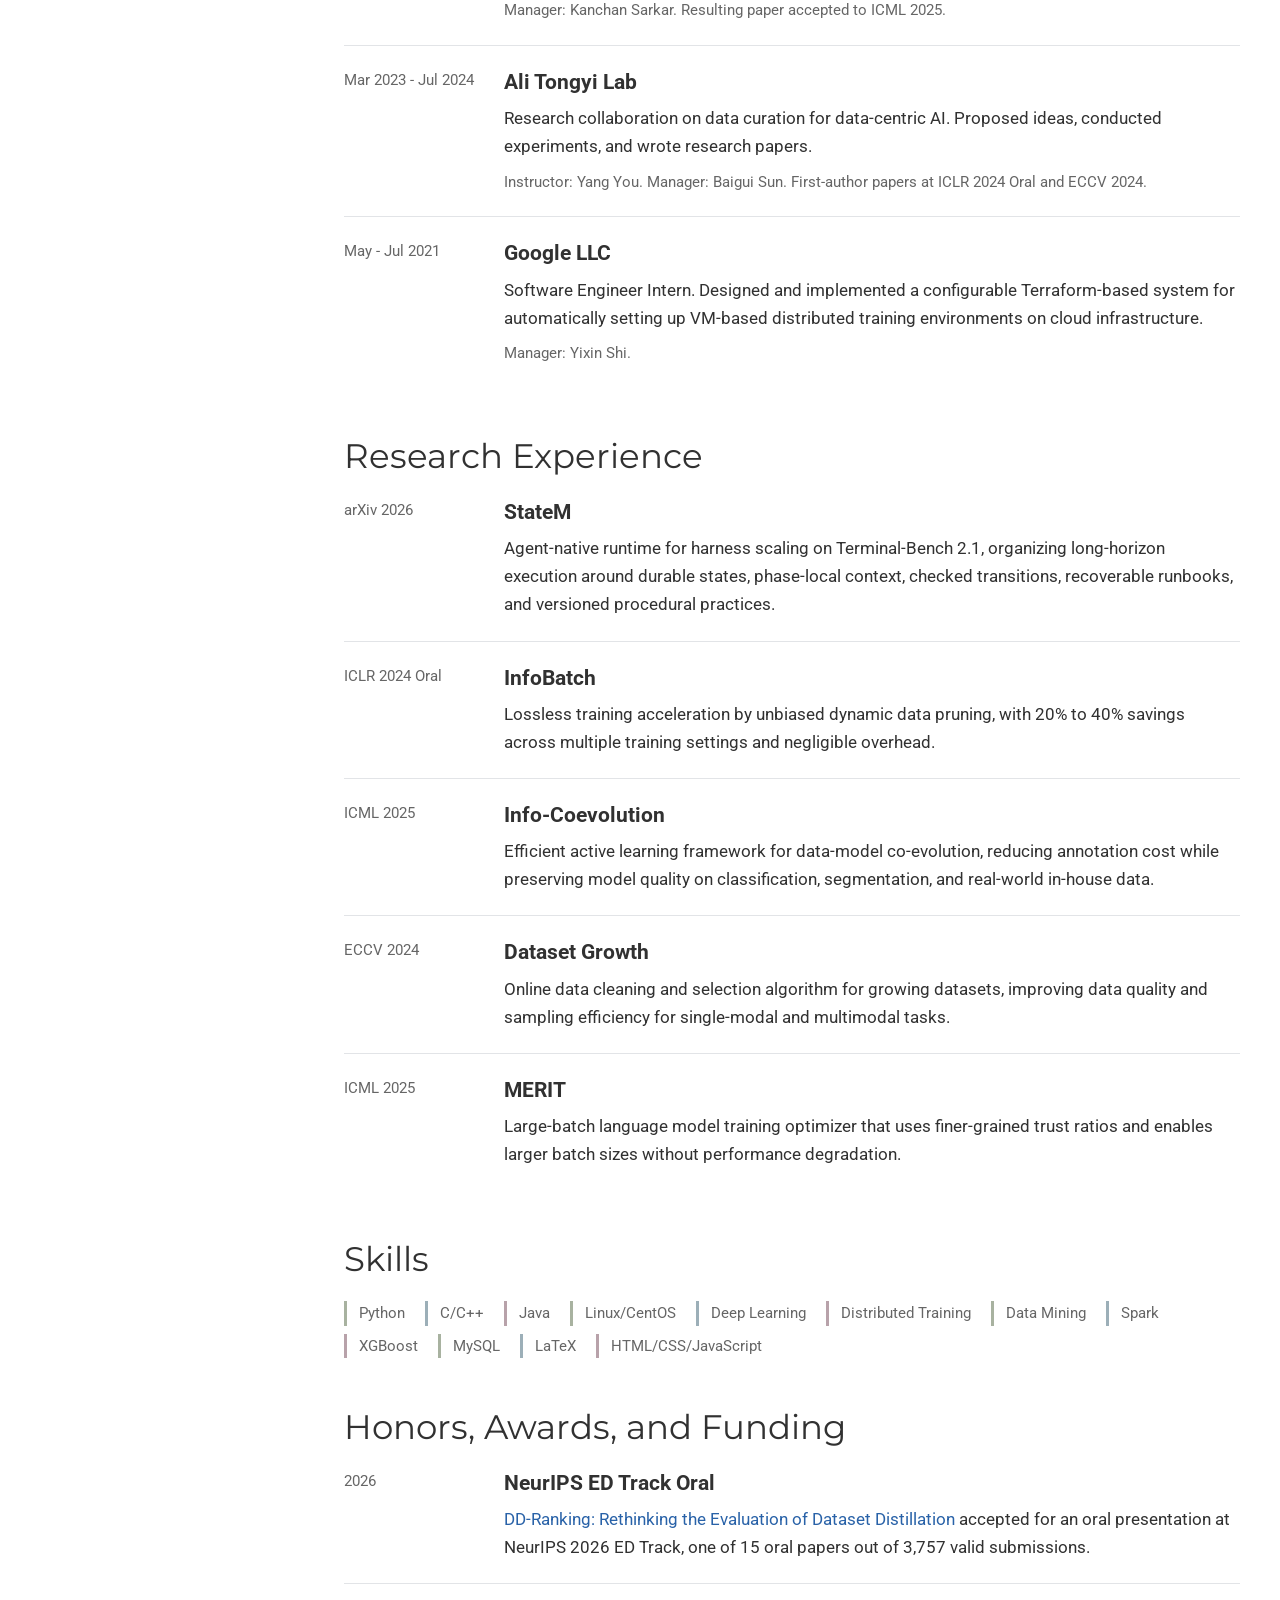
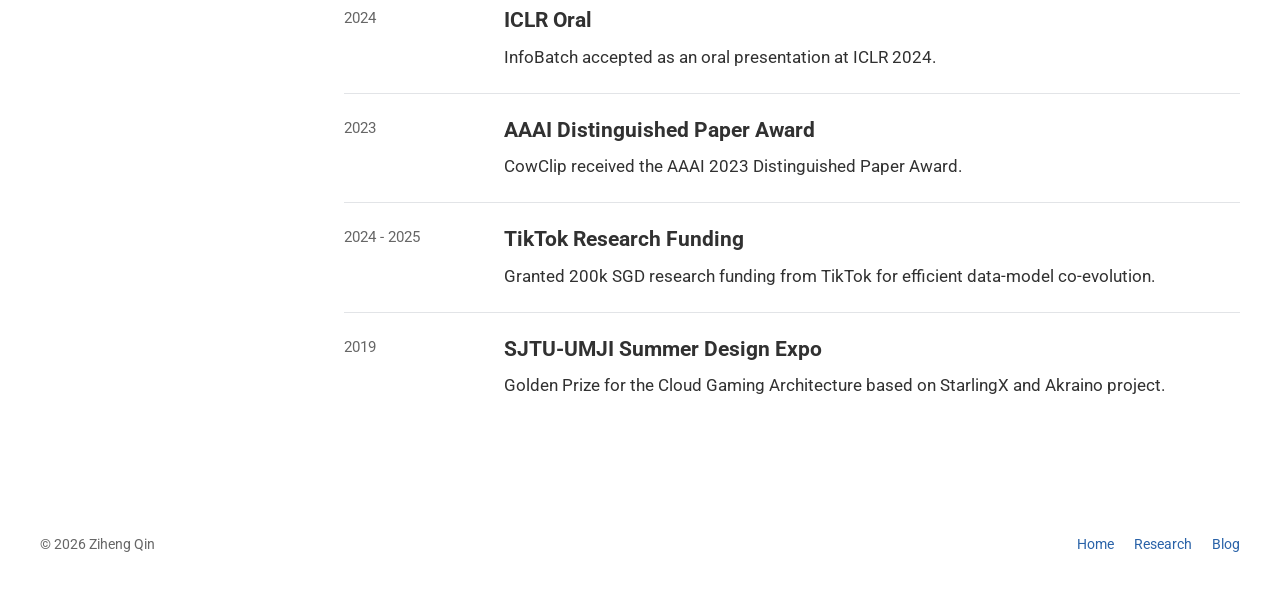
<file: ziheng_qin/resume.html>
<!doctype html>
<html lang="en">
  <head>
    <meta charset="utf-8">
    <meta name="viewport" content="width=device-width, initial-scale=1">
    <meta name="description" content="CV of Ziheng Qin.">
    <title>CV | Ziheng Qin</title>
    <link rel="stylesheet" href="styles/site.css">
  </head>
  <body>
    <a class="skip-link" href="#main">Skip to content</a>
    <header class="site-header">
      <div class="site-shell header-inner">
        <a class="brand" href="index.html" aria-label="Home">
          <span class="brand-text">
            <span class="brand-name">Ziheng Qin</span>
          </span>
        </a>
        <nav class="site-nav" aria-label="Main navigation">
          <a href="index.html">Home</a>
          <a href="research.html">Research</a>
          <a href="index.html#publications">Publications</a>
          <a href="index.html#awards">Awards</a>
          <a aria-current="page" href="resume.html">CV</a>
          <a href="blog/index.html">Blog</a>
        </nav>
      </div>
    </header>

    <main id="main" class="site-shell">
      <section class="page-head">
        <p class="eyebrow">Curriculum Vitae</p>
        <h1>Ziheng Qin</h1>
        <p class="lead">Researcher in agents, efficient deep learning, data-centric AI, large-scale training, and multimodal learning.</p>
        <ul class="profile-links" aria-label="Profile links">
          <li><a href="mailto:henryqin1997@gmail.com">henryqin1997@gmail.com</a></li>
          <li><a href="https://scholar.google.com/citations?user=I04VhPMAAAAJ&hl=en">Google Scholar</a></li>
          <li><a href="https://github.com/henryqin1997">GitHub</a></li>
          <li><a href="https://www.linkedin.com/in/ziheng-qin-635551184/">LinkedIn</a></li>
        </ul>
      </section>

      <section class="band two-column">
        <aside class="toc" aria-label="Page sections">
          <strong>Sections</strong>
          <a href="#profile">Profile</a>
          <a href="#education">Education</a>
          <a href="#experience">Experience</a>
          <a href="#research">Research</a>
          <a href="#skills">Skills</a>
          <a href="#awards">Awards & Funding</a>
        </aside>
        <div class="stack">
          <section id="profile" class="cv-block">
            <h2>Profile</h2>
            <p>I work on practical methods for making learning and agent systems more efficient, including unbiased dynamic data pruning, data cleaning and selection, data-model co-evolution, optimization for large-scale training, and harness scaling for long-horizon agents.</p>
            <ul class="pill-list">
              <li>Agents</li>
              <li>Deep learning efficiency</li>
              <li>Data-centric AI</li>
              <li>Large-scale training</li>
              <li>Multimodal learning</li>
            </ul>
          </section>

          <section id="education" class="cv-block">
            <h2>Education</h2>
            <div class="cv-row">
              <span class="date">2021 - 2025</span>
              <div>
                <h3>National University of Singapore</h3>
                <p>Ph.D. student in Computer Science.</p>
              </div>
            </div>
            <div class="cv-row">
              <span class="date">2020 - 2021</span>
              <div>
                <h3>University of Southern California</h3>
                <p>Master in Computer Science.</p>
              </div>
            </div>
            <div class="cv-row">
              <span class="date">2017 - 2019</span>
              <div>
                <h3>University of Michigan, Ann Arbor</h3>
                <p>B.S.E. in Computer Science.</p>
              </div>
            </div>
            <div class="cv-row">
              <span class="date">2015 - 2019</span>
              <div>
                <h3>Shanghai Jiao Tong University</h3>
                <p>B.S.E. in Electronic and Computer Engineering.</p>
              </div>
            </div>
          </section>

          <section id="experience" class="cv-block">
            <h2>Industry Experience and Research Collaborations</h2>
            <div class="cv-row">
              <span class="date">Dec 2025 - Present</span>
              <div>
                <h3>Meta Platforms, Inc.</h3>
                <p>Research Scientist. Working on research projects with potential product applications, including modern recommendation architectures and AI agents/workflows for engineering production.</p>
                <p class="role-note">Manager: Chao Yang.</p>
              </div>
            </div>
            <div class="cv-row">
              <span class="date">Aug 2024 - Jun 2025</span>
              <div>
                <h3>TikTok Pte. Ltd.</h3>
                <p>Research Engineer Intern. Proposed and led research on efficient data-model co-evolution for continually improving models and maintaining high-quality growing datasets with affordable annotation and cleaning cost.</p>
                <p class="role-note">Manager: Kanchan Sarkar. Resulting paper accepted to ICML 2025.</p>
              </div>
            </div>
            <div class="cv-row">
              <span class="date">Mar 2023 - Jul 2024</span>
              <div>
                <h3>Ali Tongyi Lab</h3>
                <p>Research collaboration on data curation for data-centric AI. Proposed ideas, conducted experiments, and wrote research papers.</p>
                <p class="role-note">Instructor: Yang You. Manager: Baigui Sun. First-author papers at ICLR 2024 Oral and ECCV 2024.</p>
              </div>
            </div>
            <div class="cv-row">
              <span class="date">May - Jul 2021</span>
              <div>
                <h3>Google LLC</h3>
                <p>Software Engineer Intern. Designed and implemented a configurable Terraform-based system for automatically setting up VM-based distributed training environments on cloud infrastructure.</p>
                <p class="role-note">Manager: Yixin Shi.</p>
              </div>
            </div>
          </section>

          <section id="research" class="cv-block">
            <h2>Research Experience</h2>
            <div class="cv-row">
              <span class="date">arXiv 2026</span>
              <div>
                <h3>StateM</h3>
                <p>Agent-native runtime for harness scaling on Terminal-Bench 2.1, organizing long-horizon execution around durable states, phase-local context, checked transitions, recoverable runbooks, and versioned procedural practices.</p>
              </div>
            </div>
            <div class="cv-row">
              <span class="date">ICLR 2024 Oral</span>
              <div>
                <h3>InfoBatch</h3>
                <p>Lossless training acceleration by unbiased dynamic data pruning, with 20% to 40% savings across multiple training settings and negligible overhead.</p>
              </div>
            </div>
            <div class="cv-row">
              <span class="date">ICML 2025</span>
              <div>
                <h3>Info-Coevolution</h3>
                <p>Efficient active learning framework for data-model co-evolution, reducing annotation cost while preserving model quality on classification, segmentation, and real-world in-house data.</p>
              </div>
            </div>
            <div class="cv-row">
              <span class="date">ECCV 2024</span>
              <div>
                <h3>Dataset Growth</h3>
                <p>Online data cleaning and selection algorithm for growing datasets, improving data quality and sampling efficiency for single-modal and multimodal tasks.</p>
              </div>
            </div>
            <div class="cv-row">
              <span class="date">ICML 2025</span>
              <div>
                <h3>MERIT</h3>
                <p>Large-batch language model training optimizer that uses finer-grained trust ratios and enables larger batch sizes without performance degradation.</p>
              </div>
            </div>
          </section>

          <section id="skills" class="cv-block">
            <h2>Skills</h2>
            <ul class="pill-list">
              <li>Python</li>
              <li>C/C++</li>
              <li>Java</li>
              <li>Linux/CentOS</li>
              <li>Deep Learning</li>
              <li>Distributed Training</li>
              <li>Data Mining</li>
              <li>Spark</li>
              <li>XGBoost</li>
              <li>MySQL</li>
              <li>LaTeX</li>
              <li>HTML/CSS/JavaScript</li>
            </ul>
          </section>

          <section id="awards" class="cv-block">
            <h2>Honors, Awards, and Funding</h2>
            <div class="cv-row">
              <span class="date">2026</span>
              <div>
                <h3>NeurIPS ED Track Oral</h3>
                <p><a href="https://arxiv.org/abs/2505.13300">DD-Ranking: Rethinking the Evaluation of Dataset Distillation</a> accepted for an oral presentation at NeurIPS 2026 ED Track, one of 15 oral papers out of 3,757 valid submissions.</p>
              </div>
            </div>
            <div class="cv-row">
              <span class="date">2024</span>
              <div>
                <h3>ICLR Oral</h3>
                <p>InfoBatch accepted as an oral presentation at ICLR 2024.</p>
              </div>
            </div>
            <div class="cv-row">
              <span class="date">2023</span>
              <div>
                <h3>AAAI Distinguished Paper Award</h3>
                <p>CowClip received the AAAI 2023 Distinguished Paper Award.</p>
              </div>
            </div>
            <div class="cv-row">
              <span class="date">2024 - 2025</span>
              <div>
                <h3>TikTok Research Funding</h3>
                <p>Granted 200k SGD research funding from TikTok for efficient data-model co-evolution.</p>
              </div>
            </div>
            <div class="cv-row">
              <span class="date">2019</span>
              <div>
                <h3>SJTU-UMJI Summer Design Expo</h3>
                <p>Golden Prize for the Cloud Gaming Architecture based on StarlingX and Akraino project.</p>
              </div>
            </div>
          </section>
        </div>
      </section>
    </main>

    <footer class="site-footer">
      <div class="site-shell footer-inner">
        <span>© 2026 Ziheng Qin</span>
        <span class="footer-links">
          <a href="index.html">Home</a>
          <a href="research.html">Research</a>
          <a href="blog/index.html">Blog</a>
        </span>
      </div>
    </footer>
  </body>
</html>
</file>
<file: ziheng_qin/styles/site.css>
@font-face {
  font-family: Montserrat;
  font-style: normal;
  font-weight: 300;
  font-display: swap;
  src: url("../assets/fonts/montserrat-light.ttf") format("truetype");
}

@font-face {
  font-family: Montserrat;
  font-style: normal;
  font-weight: 400;
  font-display: swap;
  src: url("../assets/fonts/montserrat-regular.ttf") format("truetype");
}

@font-face {
  font-family: Montserrat;
  font-style: normal;
  font-weight: 600 700;
  font-display: swap;
  src: url("../assets/fonts/montserrat-semibold.ttf") format("truetype");
}

@font-face {
  font-family: Roboto;
  font-style: normal;
  font-weight: 400;
  font-display: swap;
  src: url("../assets/fonts/roboto-regular.ttf") format("truetype");
}

@font-face {
  font-family: Roboto;
  font-style: normal;
  font-weight: 600 700;
  font-display: swap;
  src: url("../assets/fonts/roboto-bold.ttf") format("truetype");
}

:root {
  color-scheme: light;
  --white: #ffffff;
  --paper: #f7f7f7;
  --paper-deep: #eeeeee;
  --ink: #313131;
  --muted: #666666;
  --link: #2962a8;
  --link-hover: #174a89;
  --line: #e2e4e7;
  --line-strong: #bdc2c8;
  --sage: #a8b2a0;
  --clay: #c6a293;
  --blue: #9cafb8;
  --mauve: #b8a2aa;
  --ochre: #a58a51;
  --max-width: 1200px;
  --aside-width: 320px;
  --column-gap: 64px;
  --radius: 4px;
}

* { box-sizing: border-box; }

html {
  scroll-behavior: smooth;
  scroll-padding-top: 100px;
}

body {
  margin: 0;
  min-height: 100vh;
  background: var(--white);
  color: var(--ink);
  font-family: Roboto, Arial, "PingFang SC", "Microsoft YaHei", sans-serif;
  font-size: 18px;
  line-height: 1.65;
  letter-spacing: 0;
}

a {
  color: var(--link);
  text-decoration: none;
  text-underline-offset: 0.18em;
}

a:hover { color: var(--link-hover); text-decoration: underline; }
a:focus-visible { outline: 2px solid var(--link); outline-offset: 5px; }
img { display: block; max-width: 100%; }
p, figure { margin: 0; }
h1, h2, h3 { margin: 0; line-height: 1.25; }
h1, h2 { font-family: Montserrat, Arial, sans-serif; font-weight: 400; }
h1 { font-size: 44px; }
h2 { font-size: 34px; }
h3 { font-size: 21px; font-weight: 700; }
p + p { margin-top: 16px; }
main, section, article, aside, .stack, .section-heading { min-width: 0; }
h1, h2, h3, p, li, a { overflow-wrap: break-word; }

.site-shell {
  width: min(calc(100% - 64px), var(--max-width));
  margin-inline: auto;
}

.skip-link {
  position: fixed;
  left: 16px;
  top: -100px;
  z-index: 20;
  padding: 8px 14px;
  background: var(--link);
  color: var(--white);
}

.skip-link:focus { top: 12px; color: var(--white); }

.site-header {
  position: sticky;
  top: 0;
  z-index: 10;
  background: var(--white);
  box-shadow: 0 2px 5px rgb(0 0 0 / 10%);
}

.header-inner {
  display: flex;
  align-items: center;
  gap: 36px;
  min-height: 70px;
}

.brand { flex-shrink: 0; color: var(--ink); line-height: 1.2; }
.brand:hover { color: var(--ink); text-decoration: none; }
.brand-name { font-size: 24px; font-weight: 700; }

.site-nav {
  display: flex;
  flex-wrap: wrap;
  align-items: center;
  gap: 4px 22px;
}

.site-nav a {
  display: inline-flex;
  align-items: center;
  min-height: 44px;
  color: #3c4650;
  font-size: 16px;
}

.site-nav a:hover, .site-nav a[aria-current="page"] { color: var(--link); }
.site-nav a[aria-current="page"] { font-weight: 700; }

.about-grid, .section-grid {
  display: grid;
  grid-template-columns: var(--aside-width) minmax(0, 1fr);
  gap: var(--column-gap);
  align-items: start;
}

.about-grid { padding-block: 72px 84px; }
.profile-card { text-align: center; padding-top: 4px; }

.profile-photo {
  width: 240px;
  max-width: 100%;
  aspect-ratio: 1;
  margin: 0 auto 24px;
  border-radius: 50%;
  overflow: hidden;
}

.profile-photo img { width: 100%; height: 100%; object-fit: cover; }
.profile-card h1 { font-size: 36px; font-weight: 300; }
.profile-role { margin-top: 12px; font-family: Montserrat, Arial, sans-serif; font-size: 19px; color: var(--muted); }
.profile-affiliation { margin-top: 5px; font-family: Montserrat, Arial, sans-serif; font-size: 21px; color: var(--link); }

.social-links, .profile-links {
  display: flex;
  flex-wrap: wrap;
  gap: 10px;
  padding: 0;
  list-style: none;
}

.social-links { justify-content: center; margin: 26px 0 0; }
.social-links a { position: relative; display: grid; place-items: center; width: 44px; height: 44px; }
.icon-definitions { position: absolute; width: 0; height: 0; overflow: hidden; }
.icon { display: inline-block; width: 24px; height: 24px; flex: 0 0 auto; fill: none; stroke: currentColor; stroke-width: 2; stroke-linecap: round; stroke-linejoin: round; }
.social-links .icon { width: 34px; height: 34px; }

.link-tooltip {
  position: absolute;
  top: calc(100% + 6px);
  left: 50%;
  transform: translateX(-50%);
  padding: 4px 8px;
  border-radius: 3px;
  background: var(--ink);
  color: var(--white);
  font-size: 12px;
  white-space: nowrap;
  opacity: 0;
  visibility: hidden;
  pointer-events: none;
}

.social-links a:hover .link-tooltip, .social-links a:focus-visible .link-tooltip { opacity: 1; visibility: visible; }
.biography > h2 { font-size: 44px; margin-bottom: 20px; }
.biography > p { font-size: 20px; line-height: 1.7; }

.bio-details {
  display: grid;
  grid-template-columns: minmax(0, 0.85fr) minmax(0, 1.15fr);
  gap: 32px;
  margin-top: 32px;
}

.bio-details h3 { font-family: Montserrat, Arial, sans-serif; font-size: 23px; font-weight: 600; margin-bottom: 16px; }
.interest-list { margin: 0; padding-left: 23px; font-size: 17px; }
.interest-list li + li { margin-top: 5px; }
.education-list { display: grid; gap: 15px; margin: 0; padding: 0; list-style: none; }
.education-list li { display: flex; align-items: start; gap: 10px; font-size: 16px; line-height: 1.5; }
.education-list .icon { margin-top: 1px; width: 23px; height: 23px; }
.education-list div > span { display: block; color: var(--muted); font-size: 14px; margin-top: 2px; }

.home-section { padding-block: 80px; }
.home-section:nth-of-type(even) { background: var(--paper); }
.section-heading h2 { max-width: 320px; font-size: 40px; }
.section-heading > p { font-size: 16px; margin-top: 16px; color: var(--muted); }

.news-list { display: grid; gap: 18px; margin: 0; padding: 0; list-style: none; }
.news-list li { display: grid; grid-template-columns: 88px minmax(0, 1fr); gap: 16px; }
.list-date { padding-top: 2px; color: var(--muted); font-size: 15px; font-variant-numeric: tabular-nums; }

.academic-awards { display: grid; gap: 24px; margin: 0; padding: 0; list-style: none; }
.academic-awards li { display: flex; align-items: start; gap: 16px; }
.academic-awards .icon { color: var(--ochre); width: 27px; height: 27px; margin-top: 3px; }
.academic-awards strong { font-size: 20px; }
.academic-awards p { margin-top: 3px; color: var(--muted); font-size: 16px; }

.experience-list { display: grid; gap: 36px; }
.experience-row { position: relative; display: grid; grid-template-columns: 54px minmax(0, 1fr); gap: 22px; }
.experience-row:not(:last-child)::after { content: ""; position: absolute; top: 64px; left: 26px; bottom: -24px; width: 1px; background: #d6dadd; }
.org-mark { display: grid; place-items: center; width: 54px; height: 54px; border-radius: 50%; border: 1px solid #ccd5e0; background: #edf1f6; color: var(--link); font-size: 22px; font-weight: 700; }
.experience-row:nth-child(2) .org-mark { color: #557c77; border-color: #c7d8d4; background: #edf3f1; }
.experience-row:nth-child(3) .org-mark { color: #98784c; border-color: #ded4c5; background: #f4f1ec; }
.experience-row:nth-child(4) .org-mark { color: #80667e; border-color: #d9cfd9; background: #f2edf2; }
.experience-row h3 { font-size: 21px; line-height: 1.4; }
.experience-meta { margin-top: 4px; margin-bottom: 12px; color: var(--muted); font-size: 15px; }
.experience-meta + p { margin-top: 0; font-size: 17px; }

.project-grid { display: grid; gap: 30px; }
.project-row h3 { font-size: 24px; margin-bottom: 8px; }
.project-row p { font-size: 17px; }
.publication-list { display: grid; gap: 28px; }
.academic-publication h3, .publication h3 { font-size: 20px; line-height: 1.45; margin-bottom: 8px; }
.academic-publication > p:not(.publication-links) { color: var(--muted); font-size: 16px; }
.academic-publication > p strong { color: var(--ink); }
.publication-venue { display: inline-block; margin-top: 7px; font-size: 16px; font-style: italic; }
.venue-highlight { color: #925b50; font-weight: 700; }
.publication-links { margin-top: 7px; font-size: 15px; }
.scholar-summary { margin-top: 32px; color: var(--muted); font-size: 15px; }
.scholar-summary dl { display: flex; gap: 24px; margin: 14px 0 6px; }
.scholar-summary dl > div { display: flex; flex-direction: column-reverse; }
.scholar-summary dd { margin: 0; color: var(--ink); font-size: 25px; line-height: 1.4; }
.scholar-summary dt, .scholar-summary small { font-size: 13px; }
.blog-preview time { color: var(--muted); font-size: 14px; }
.blog-preview h3 { margin-top: 10px; font-size: 23px; line-height: 1.5; }

.profile-links { margin: 22px 0 0; gap: 8px 22px; font-size: 16px; }
.profile-links a { display: inline-flex; align-items: center; min-height: 36px; }
.page-head { padding: 64px 0 48px; }
.page-head h1 { max-width: 850px; }
.eyebrow { margin: 0 0 14px; color: var(--muted); font-size: 15px; }
.lead { max-width: 820px; margin-top: 22px; color: var(--muted); font-size: 19px; }
.band { padding: 48px 0 72px; border-top: 1px solid var(--line); }
.two-column { display: grid; grid-template-columns: 240px minmax(0, 1fr); align-items: start; gap: 64px; }
.toc { position: sticky; top: 102px; padding-left: 18px; border-left: 2px solid var(--line); font-size: 16px; }
.toc strong { display: block; margin-bottom: 12px; }
.toc a { display: block; padding: 6px 0; }
.stack { display: grid; gap: 48px; }
.cv-block > h2 { margin-bottom: 20px; }
.cv-block > p { margin-top: 14px; }
.cv-row { display: grid; grid-template-columns: 136px minmax(0, 1fr); gap: 24px; padding: 22px 0; border-top: 1px solid var(--line); }
.cv-row:first-of-type { border-top: 0; padding-top: 0; }
.cv-row .date { color: var(--muted); font-size: 15px; }
.cv-row h3 { margin-bottom: 7px; line-height: 1.4; }
.cv-row p { font-size: 17px; }
.role-note { color: var(--muted); font-size: 15px; }
.cv-row .role-note { font-size: 15px; margin-top: 9px; }
.pill-list { display: flex; flex-wrap: wrap; gap: 8px 20px; margin: 18px 0 0; padding: 0; list-style: none; color: var(--muted); font-size: 15px; }
.pill-list li { padding-left: 12px; border-left: 3px solid var(--sage); }
.pill-list li:nth-child(3n + 2) { border-color: var(--blue); }
.pill-list li:nth-child(3n) { border-color: var(--mauve); }
.metric-grid { display: grid; grid-template-columns: repeat(3, minmax(0, 1fr)); gap: 24px; margin-top: 26px; padding-top: 22px; border-top: 1px solid var(--line); }
.metric strong { display: block; font-size: 30px; font-weight: 400; }
.metric span { color: var(--muted); font-size: 14px; }
.publication-meta { margin-top: 6px; color: var(--muted); font-size: 16px; }
.publication-note { margin-top: 8px; font-size: 15px; }

.section-head { display: grid; grid-template-columns: 240px minmax(0, 1fr); gap: 64px; margin-bottom: 28px; }
.section-label { color: var(--muted); font-size: 16px; }
.section-head p { margin-top: 12px; color: var(--muted); }
.note-grid { display: grid; gap: 26px; }
.note-link { display: grid; gap: 8px; padding-block: 0 26px; border-bottom: 1px solid var(--line); }
.note-link:last-child { border-bottom: 0; }
.note-link:hover { text-decoration: none; }
.note-link:hover h3 { text-decoration: underline; }
.note-link h3 { line-height: 1.5; }
.note-link p { color: var(--muted); font-size: 16px; }
.note-topline { display: flex; justify-content: space-between; gap: 16px; color: var(--muted); font-size: 14px; }
.swatch-row { display: flex; gap: 4px; }
.swatch-row span { width: 12px; height: 12px; background: var(--sage); }
.swatch-row span:nth-child(2) { background: var(--clay); }
.swatch-row span:nth-child(3) { background: var(--blue); }

.post-shell { max-width: 800px; }
.post { padding-block: 62px 80px; }
.post h1 { font-size: 40px; line-height: 1.35; }
.post-meta { display: flex; flex-wrap: wrap; gap: 8px 18px; margin: 20px 0 30px; color: var(--muted); font-size: 14px; }
.post-body { border-top: 1px solid var(--line); line-height: 1.85; }
.post-body h2 { margin-top: 42px; padding: 12px 0 0; border-top: 5px solid var(--sage); font-size: 28px; }
.post-body h3 { margin-top: 30px; padding-left: 12px; border-left: 4px solid var(--clay); }
.post-body p, .post-body ul, .post-body ol, .post-body blockquote, .post-body figure, .post-body pre { margin-top: 20px; }
.post-body ul, .post-body ol { padding-left: 1.4em; }
.post-body li + li { margin-top: 6px; }
.post-body blockquote { margin-inline: 0; padding: 16px 22px; border-left: 4px solid var(--blue); background: #f2f5f6; }
.post-body blockquote p:first-child, .callout p:first-child { margin-top: 0; }
.post-body code { padding: 2px 5px; background: var(--paper); font-family: ui-monospace, SFMono-Regular, Menlo, monospace; font-size: 0.9em; }
.post-body pre { max-width: 100%; overflow-x: auto; padding: 20px; border-radius: var(--radius); background: #292c30; color: #f3f4f5; }
.post-body pre code { padding: 0; background: transparent; color: inherit; }
.callout { margin-top: 24px; padding: 18px 22px; border-left: 4px solid var(--mauve); background: #f5f1f3; }

.hero { display: grid; grid-template-columns: minmax(0, 1fr) minmax(240px, 0.65fr); gap: 64px; align-items: center; padding: 80px 0; }
.hero-actions { display: flex; flex-wrap: wrap; gap: 20px; margin-top: 26px; }
.text-link { display: inline-flex; min-height: 44px; align-items: center; }
.hero-visual img { width: 100%; }
.site-footer { padding: 40px 0; color: var(--muted); font-size: 14px; }
.footer-inner { display: flex; flex-wrap: wrap; align-items: center; justify-content: space-between; gap: 16px; }
.footer-links { display: flex; flex-wrap: wrap; gap: 20px; }

@media (max-width: 1100px) {
  :root { --aside-width: 250px; --column-gap: 40px; }
  .profile-photo { width: 210px; }
  .profile-card h1 { font-size: 32px; }
  .profile-role { font-size: 17px; }
  .section-heading h2 { font-size: 34px; }
  .bio-details { grid-template-columns: minmax(0, 0.8fr) minmax(0, 1.2fr); gap: 24px; }
  .biography > p { font-size: 18px; }
  .two-column, .section-head { grid-template-columns: 190px minmax(0, 1fr); gap: 40px; }
}

@media (max-width: 820px) {
  .site-shell { width: calc(100% - 40px); }
  .header-inner { gap: 22px; }
  .brand-name { font-size: 21px; }
  .site-nav { gap: 4px 16px; }
  .site-nav a { font-size: 14px; }
  .about-grid, .section-grid, .two-column, .section-head { grid-template-columns: 1fr; gap: 32px; }
  .about-grid { padding-block: 46px 54px; }
  .profile-photo { width: 190px; margin-bottom: 20px; }
  .profile-card h1 { font-size: 34px; }
  .social-links { margin-top: 16px; }
  .biography > h2 { font-size: 36px; }
  .home-section { padding-block: 54px; }
  .section-heading h2 { max-width: none; font-size: 34px; }
  .section-heading > p { margin-top: 10px; }
  .scholar-summary { margin-top: 20px; }
  .scholar-summary dl { gap: 30px; }
  .page-head { padding-block: 46px 36px; }
  .page-head h1 { font-size: 36px; }
  .toc { position: static; }
  .cv-row { grid-template-columns: 120px minmax(0, 1fr); }
  .hero { grid-template-columns: 1fr; gap: 30px; }
  .hero-visual { max-width: 420px; }
}

@media (max-width: 600px) {
  body { font-size: 17px; }
  html { scroll-padding-top: 125px; }
  .header-inner { flex-direction: column; align-items: flex-start; gap: 3px; padding-block: 12px 6px; }
  .site-nav { display: grid; grid-template-columns: repeat(3, minmax(0, 1fr)); width: 100%; gap: 0 12px; }
  .site-nav a { min-height: 36px; }
  .bio-details { grid-template-columns: 1fr; gap: 28px; }
  .biography > h2 { font-size: 32px; }
  .biography > p { font-size: 17px; }
  .section-heading h2 { font-size: 32px; }
  .news-list { gap: 22px; }
  .news-list li { grid-template-columns: 1fr; gap: 3px; }
  .academic-awards strong { font-size: 18px; }
  .academic-awards p { font-size: 15px; }
  .experience-row { grid-template-columns: 42px minmax(0, 1fr); gap: 16px; }
  .org-mark { width: 42px; height: 42px; font-size: 18px; }
  .experience-row:not(:last-child)::after { left: 20px; top: 52px; }
  .experience-row h3 { font-size: 19px; }
  .experience-meta { font-size: 14px; }
  .experience-meta + p { font-size: 16px; }
  .academic-publication h3, .publication h3 { font-size: 19px; }
  .academic-publication > p:not(.publication-links) { font-size: 15px; }
  .page-head h1, .post h1 { font-size: 30px; }
  .cv-block > h2 { font-size: 28px; }
  .cv-row { grid-template-columns: 1fr; gap: 8px; }
  .metric-grid { gap: 16px; }
  .metric strong { font-size: 26px; }
  .metric span { font-size: 13px; }
  .post { padding-block: 40px 56px; }
  .post-body h2 { font-size: 25px; }
  .footer-inner { flex-direction: column; align-items: flex-start; }
}

@media (prefers-reduced-motion: reduce) {
  html { scroll-behavior: auto; }
}

@media print {
  .site-header, .site-footer, .skip-link, .toc { display: none; }
  .site-shell { width: 100%; }
  .two-column { display: block; }
  .page-head, .band, .home-section, .about-grid { padding-block: 20px; }
  .home-section:nth-of-type(even) { background: white; }
  .experience-row, .academic-publication, .cv-row { break-inside: avoid; }
  a { color: inherit; }
}
</file>
